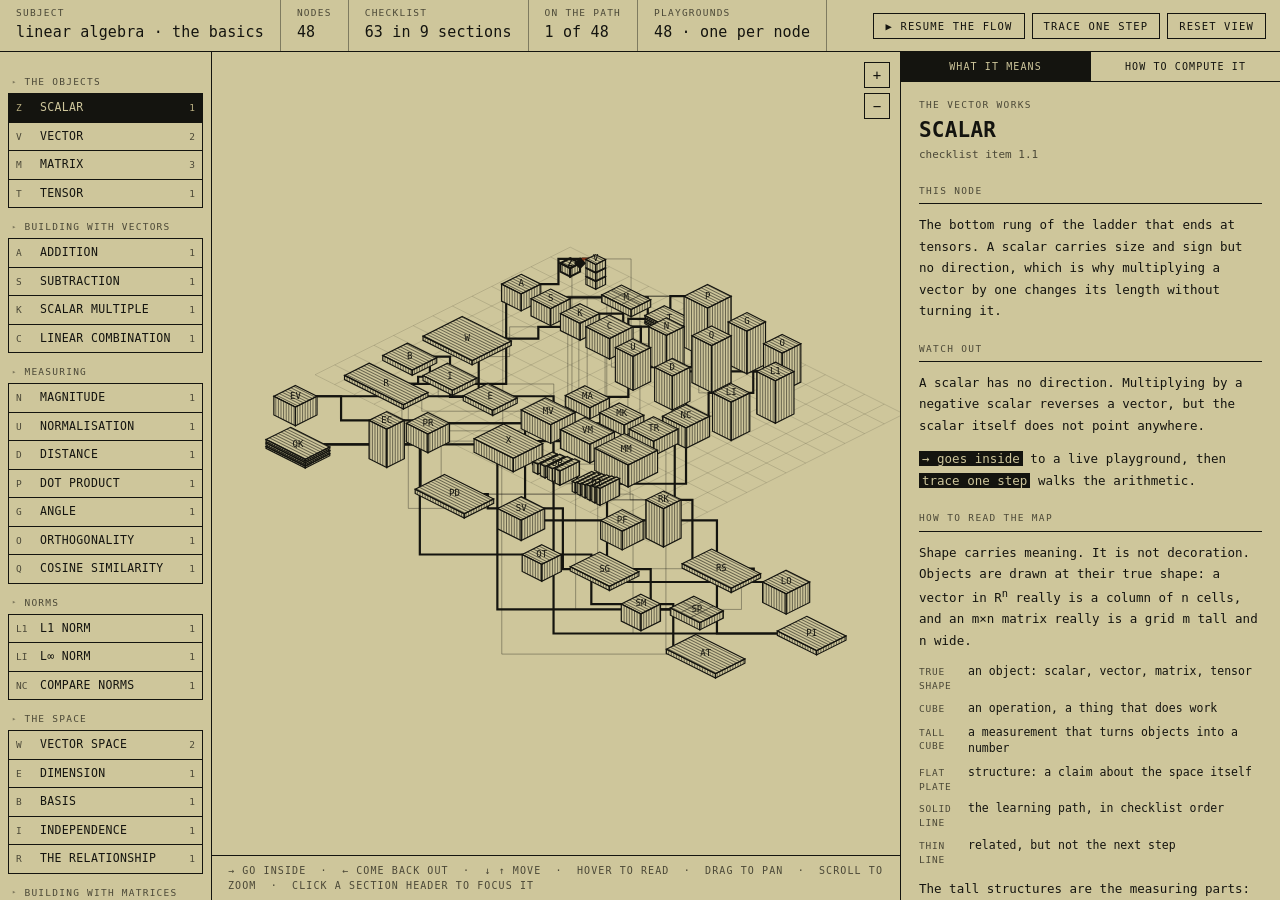
<file: index.html>
<!doctype html>
<html lang="en">
<head>
<meta charset="utf-8">
<meta name="viewport" content="width=device-width, initial-scale=1">
<title>The Vector Works · interactive linear algebra</title>
<link rel="icon" href="favicon.svg" type="image/svg+xml">
<link rel="stylesheet" href="styles.css">
</head>
<body>
<noscript>
  <div style="padding:20px 22px;border-bottom:1px solid #14140F;background:#C5BC8E;
              font-family:monospace;font-size:13px;line-height:1.7;color:#14140F">
    <strong>This map needs JavaScript.</strong> The playgrounds compute their
    arithmetic in the browser, so nothing is drawn without it. The written workshop
    notes cover the same 63 items and are entirely static:
    <a href="notes.html" style="color:#14140F">read the notes instead</a>.
  </div>
</noscript>
<div id="app">

  <!-- ---------------- stat bar ---------------- -->
  <div id="statbar">
    <div class="stat">
      <span class="k">SUBJECT</span>
      <span class="v">linear algebra · the basics</span>
    </div>
    <div class="stat">
      <span class="k">NODES</span>
      <span class="v" id="statNodes">48</span>
    </div>
    <div class="stat" data-optional>
      <span class="k">CHECKLIST</span>
      <span class="v" id="statItems">63 in 9 sections</span>
    </div>
    <div class="stat">
      <span class="k">ON THE PATH</span>
      <span class="v" id="statProgress">1 of 48</span>
    </div>
    <div class="stat" data-optional>
      <span class="k">PLAYGROUNDS</span>
      <span class="v" id="statPlay">48 · one per node</span>
    </div>
    <div id="controls">
      <button id="btn-flow" aria-pressed="false">▶ RESUME THE FLOW</button>
      <button id="btn-step">TRACE ONE STEP</button>
      <button id="btn-reset">RESET VIEW</button>
    </div>
  </div>

  <div id="main">

    <!-- ---------------- sidebar ---------------- -->
    <div id="sidebar"></div>

    <!-- ---------------- stage ---------------- -->
    <div id="stage">
      <!-- A canvas is a bitmap and exposes nothing to assistive technology, so the
           sidebar list is the accessible equivalent of this map. The fallback text
           inside the tag is shown if canvas is unavailable. -->
      <canvas id="atlas" role="img"
              aria-label="Isometric map of 48 linear algebra topics. Use the topic list in the sidebar to navigate.">
        An isometric map of 48 linear algebra topics. Your browser does not support
        canvas, but every topic is listed in the sidebar and described in the panel,
        and the written notes are available at <a href="notes.html">notes.html</a>.
      </canvas>
      <div id="zoom">
        <button id="zin" title="zoom in">+</button>
        <button id="zout" title="zoom out">−</button>
      </div>
      <div id="tip"></div>

      <div id="inside">
        <div id="inside-head">
          <span class="ik" id="inside-key">V</span>
          <span class="inm" id="inside-name">VECTOR</span>
          <span class="ifull" id="inside-full"></span>
          <span class="back" id="inside-back" style="cursor:pointer">← COME BACK OUT</span>
        </div>
        <div id="inside-body">
          <div id="widget-wrap"></div>
          <div id="readout"></div>
          <div id="steps"></div>
        </div>
      </div>

      <div id="hints">
        → GO INSIDE &nbsp;·&nbsp; ← COME BACK OUT &nbsp;·&nbsp; ↓ ↑ MOVE &nbsp;·&nbsp;
        HOVER TO READ &nbsp;·&nbsp; DRAG TO PAN &nbsp;·&nbsp; SCROLL TO ZOOM &nbsp;·&nbsp;
        CLICK A SECTION HEADER TO FOCUS IT
      </div>
    </div>

    <!-- ---------------- right panel ---------------- -->
    <div id="panel">
      <div id="tabs">
        <button data-tab="means" aria-selected="true">What it means</button>
        <button data-tab="compute" aria-selected="false">How to compute it</button>
      </div>
      <div id="panel-body">
        <div class="eyebrow">THE VECTOR WORKS</div>
        <h1 id="ptitle">SCALAR</h1>
        <div id="psub">checklist item 1.1</div>

        <div class="phead">THIS NODE</div><div class="rule"></div>
        <div id="panel-prose"></div>

        <div class="phead">HOW TO READ THE MAP</div><div class="rule"></div>
        <p class="ptext">Shape carries meaning. It is not decoration. Objects are drawn
        at their true shape: a vector in R<sup>n</sup> really is a column of n cells, and an
        m&times;n matrix really is a grid m tall and n wide.</p>
        <div class="legend">
          <div><span class="sw">TRUE SHAPE</span><span>an object: scalar, vector, matrix, tensor</span></div>
          <div><span class="sw">CUBE</span><span>an operation, a thing that does work</span></div>
          <div><span class="sw">TALL CUBE</span><span>a measurement that turns objects into a number</span></div>
          <div><span class="sw">FLAT PLATE</span><span>structure: a claim about the space itself</span></div>
          <div><span class="sw">SOLID LINE</span><span>the learning path, in checklist order</span></div>
          <div><span class="sw">THIN LINE</span><span>related, but not the next step</span></div>
        </div>
        <p class="ptext">The tall structures are the measuring parts: magnitude, dot
        product, angle, distance and cosine similarity are exactly the operations that
        collapse vectors into a single number.</p>
        <p class="ptext"><mark>▶ Resume the flow</mark> walks the learning path.
        <mark>Trace one step</mark> advances a single node, or a single line of arithmetic
        once you are inside one. Clicking a <mark>section header</mark> in the sidebar
        zooms the map to that group.</p>

        <div class="phead">NOTATION USED HERE</div><div class="rule"></div>
        <p class="ptext">Every short form on this map, spelled out.</p>
        <div class="legend notation">
          <div><span class="sw">R<sup>n</sup></span><span>all lists of n real numbers</span></div>
          <div><span class="sw">v&#8321;</span><span>the first component of the vector v</span></div>
          <div><span class="sw">&#8214;v&#8214;</span><span>the length, or norm, of v</span></div>
          <div><span class="sw">|k|</span><span>absolute value: the size of k, ignoring its sign</span></div>
          <div><span class="sw">u &middot; v</span><span>the dot product of u and v, a single number</span></div>
          <div><span class="sw">v&#770;</span><span>&ldquo;v hat&rdquo;, the unit vector along v, length exactly 1</span></div>
          <div><span class="sw">A&#7488;</span><span>A transposed: rows and columns swapped</span></div>
          <div><span class="sw">det A</span><span>the determinant of A, the area scale factor</span></div>
          <div><span class="sw">dim V</span><span>the dimension of V, the size of any basis</span></div>
          <div><span class="sw">rank</span><span>how many independent directions the output can reach</span></div>
          <div><span class="sw">nullity</span><span>how many independent directions get flattened to zero</span></div>
          <div><span class="sw">span</span><span>every point reachable by combining the given vectors</span></div>
          <div><span class="sw">proj</span><span>projection: the closest point in a smaller space</span></div>
          <div><span class="sw">&lambda;</span><span>lambda, an eigenvalue: the stretch along an eigenvector</span></div>
          <div><span class="sw">&sigma;</span><span>sigma, a singular value: a stretch factor in the SVD</span></div>
          <div><span class="sw">&Sigma;</span><span>capital sigma: a sum, or the diagonal matrix of singular values</span></div>
          <div><span class="sw">SVD</span><span>singular value decomposition</span></div>
          <div><span class="sw">PCA</span><span>principal component analysis; PC1 is its first direction</span></div>
          <div><span class="sw">RREF</span><span>reduced row echelon form</span></div>
          <div><span class="sw">LoRA</span><span>low-rank adaptation</span></div>
          <div><span class="sw">Q K V</span><span>query, key and value, in attention</span></div>
          <div><span class="sw">d_k</span><span>the width of one query or key; d_v is the width of one value</span></div>
          <div><span class="sw">softmax</span><span>soft maximum: turns scores into weights that sum to 1</span></div>
        </div>

        <div class="phead">THE WRITTEN NOTES</div><div class="rule"></div>
        <p class="ptext">This map follows a written checklist. The full workshop notes,
        all 63 items with worked examples and sources, are in
        <a href="notes.html">the companion notes</a>.</p>
      </div>
    </div>

  </div>
</div>

<script src="nodes.js"></script>
<script src="widgets.js"></script>
<script src="widgets-a.js"></script>
<script src="widgets-b.js"></script>
<script src="widgets-c.js"></script>
<script src="atlas.js"></script>
</body>
</html>
</file>
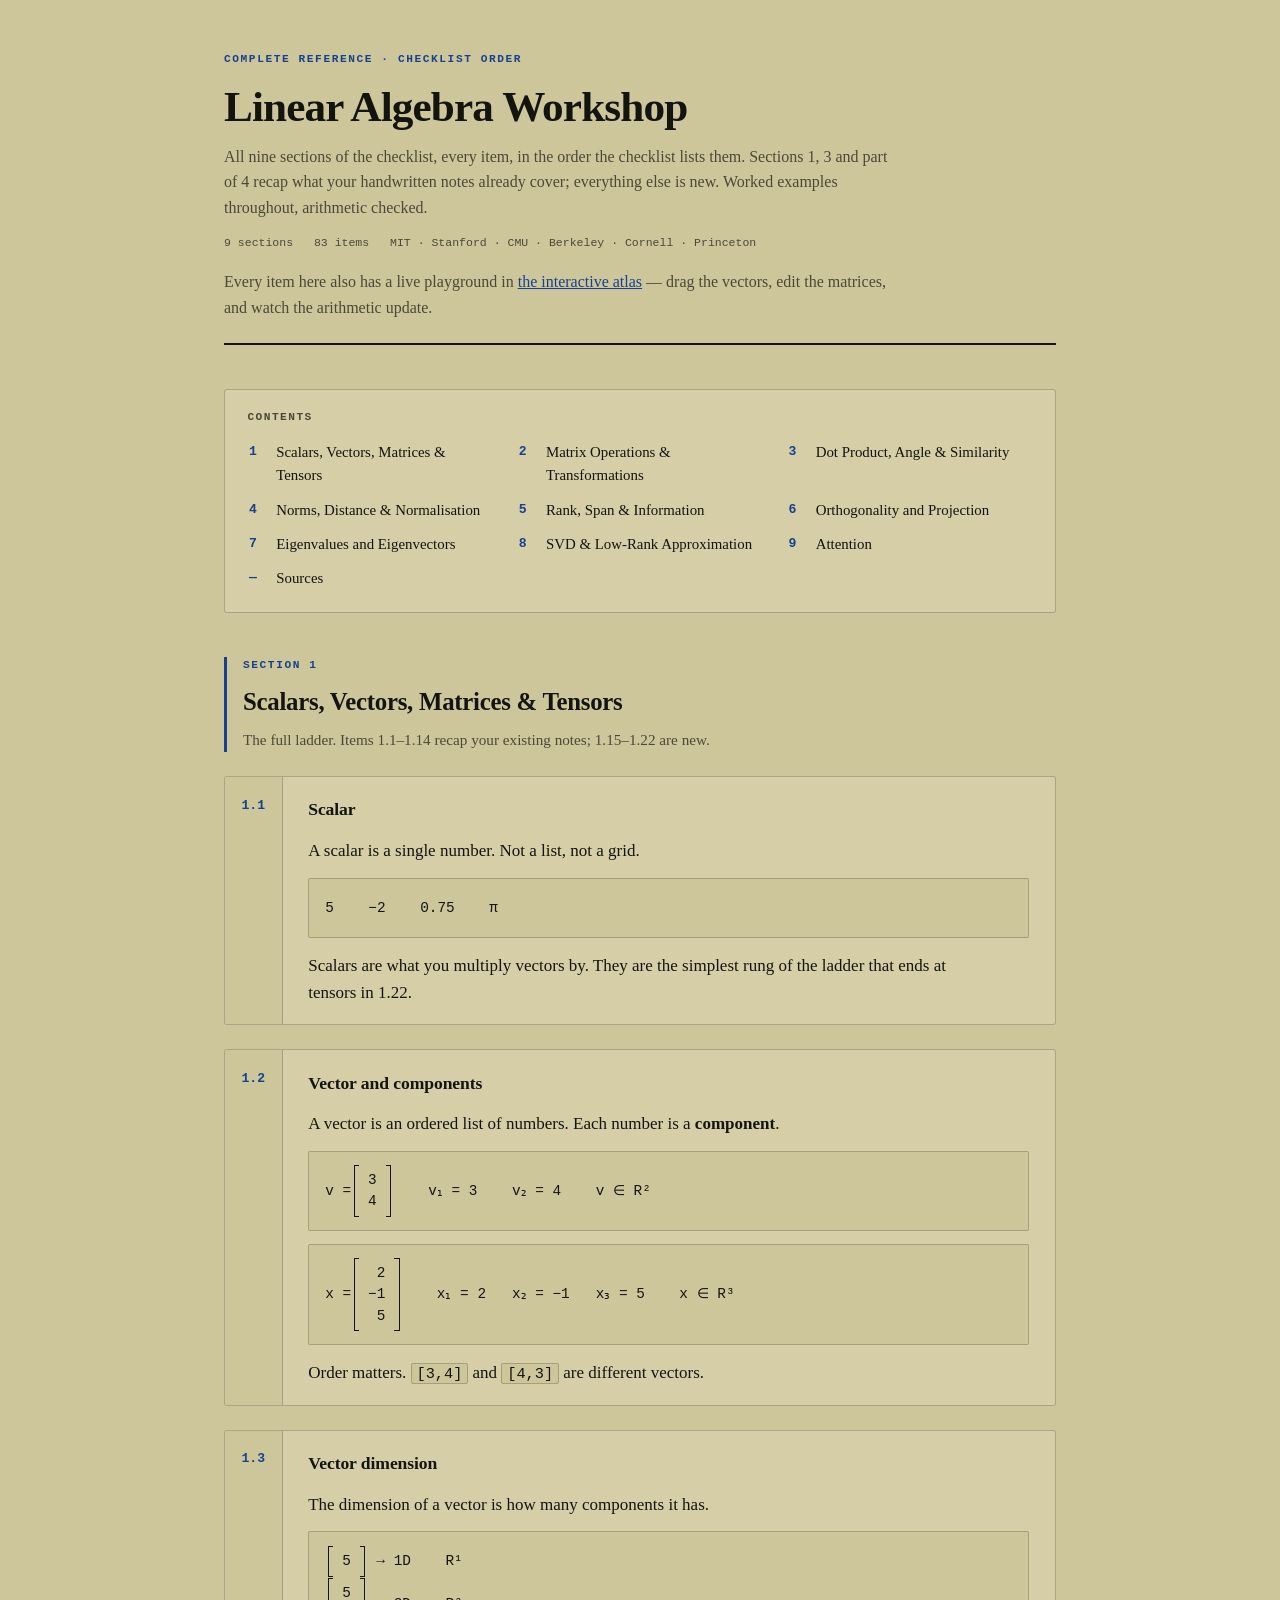
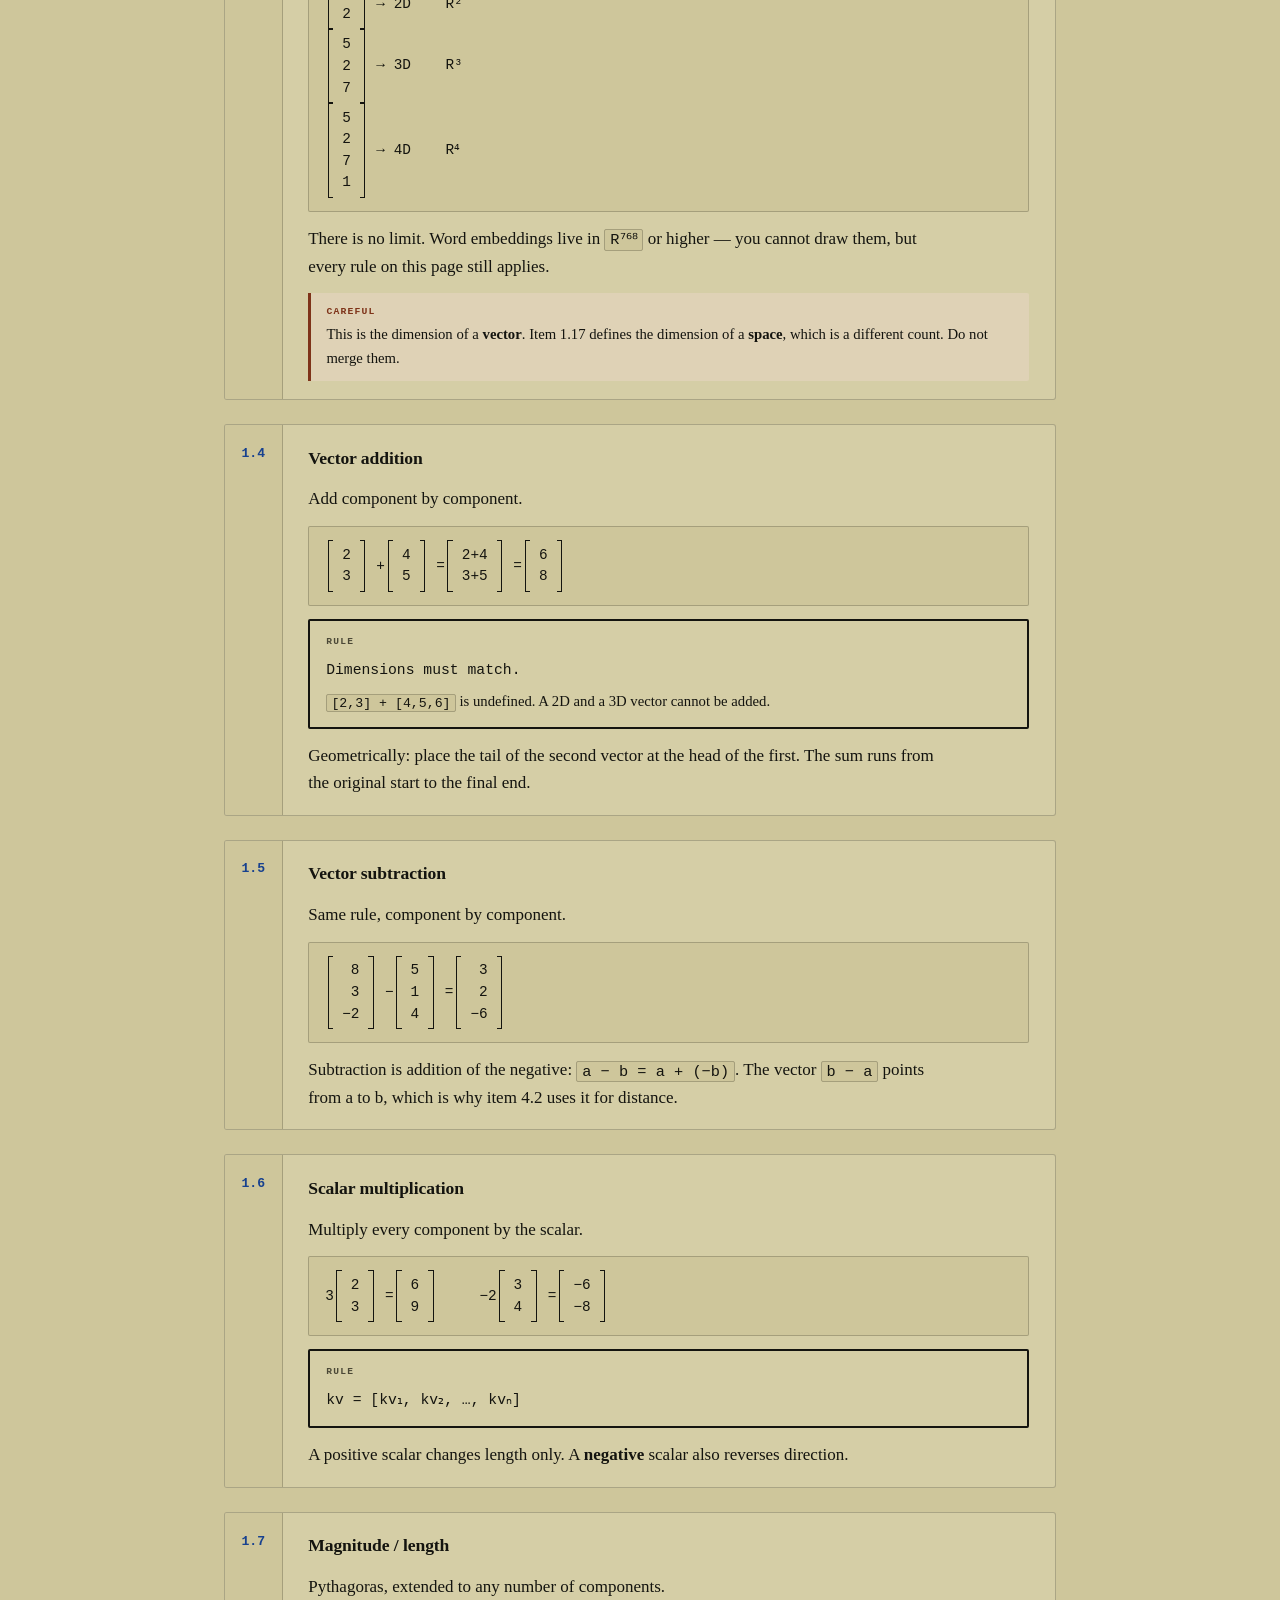
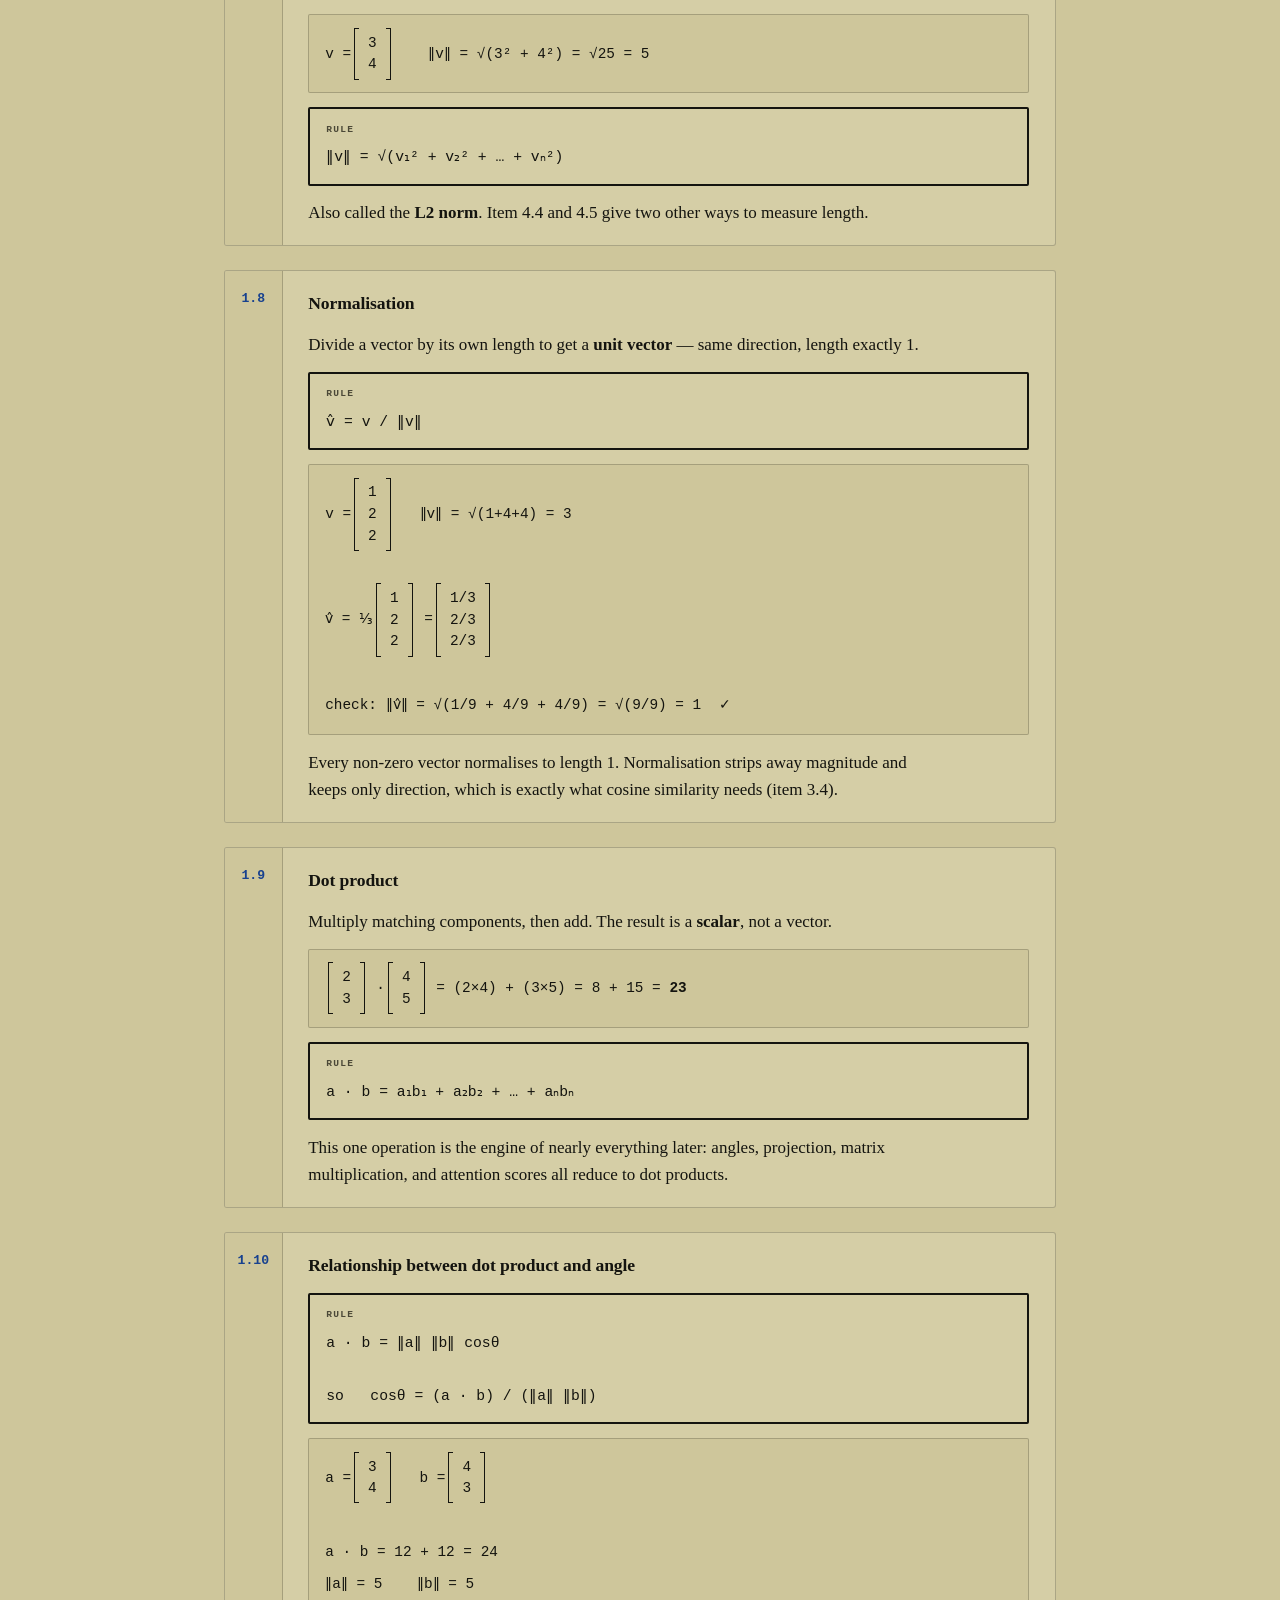
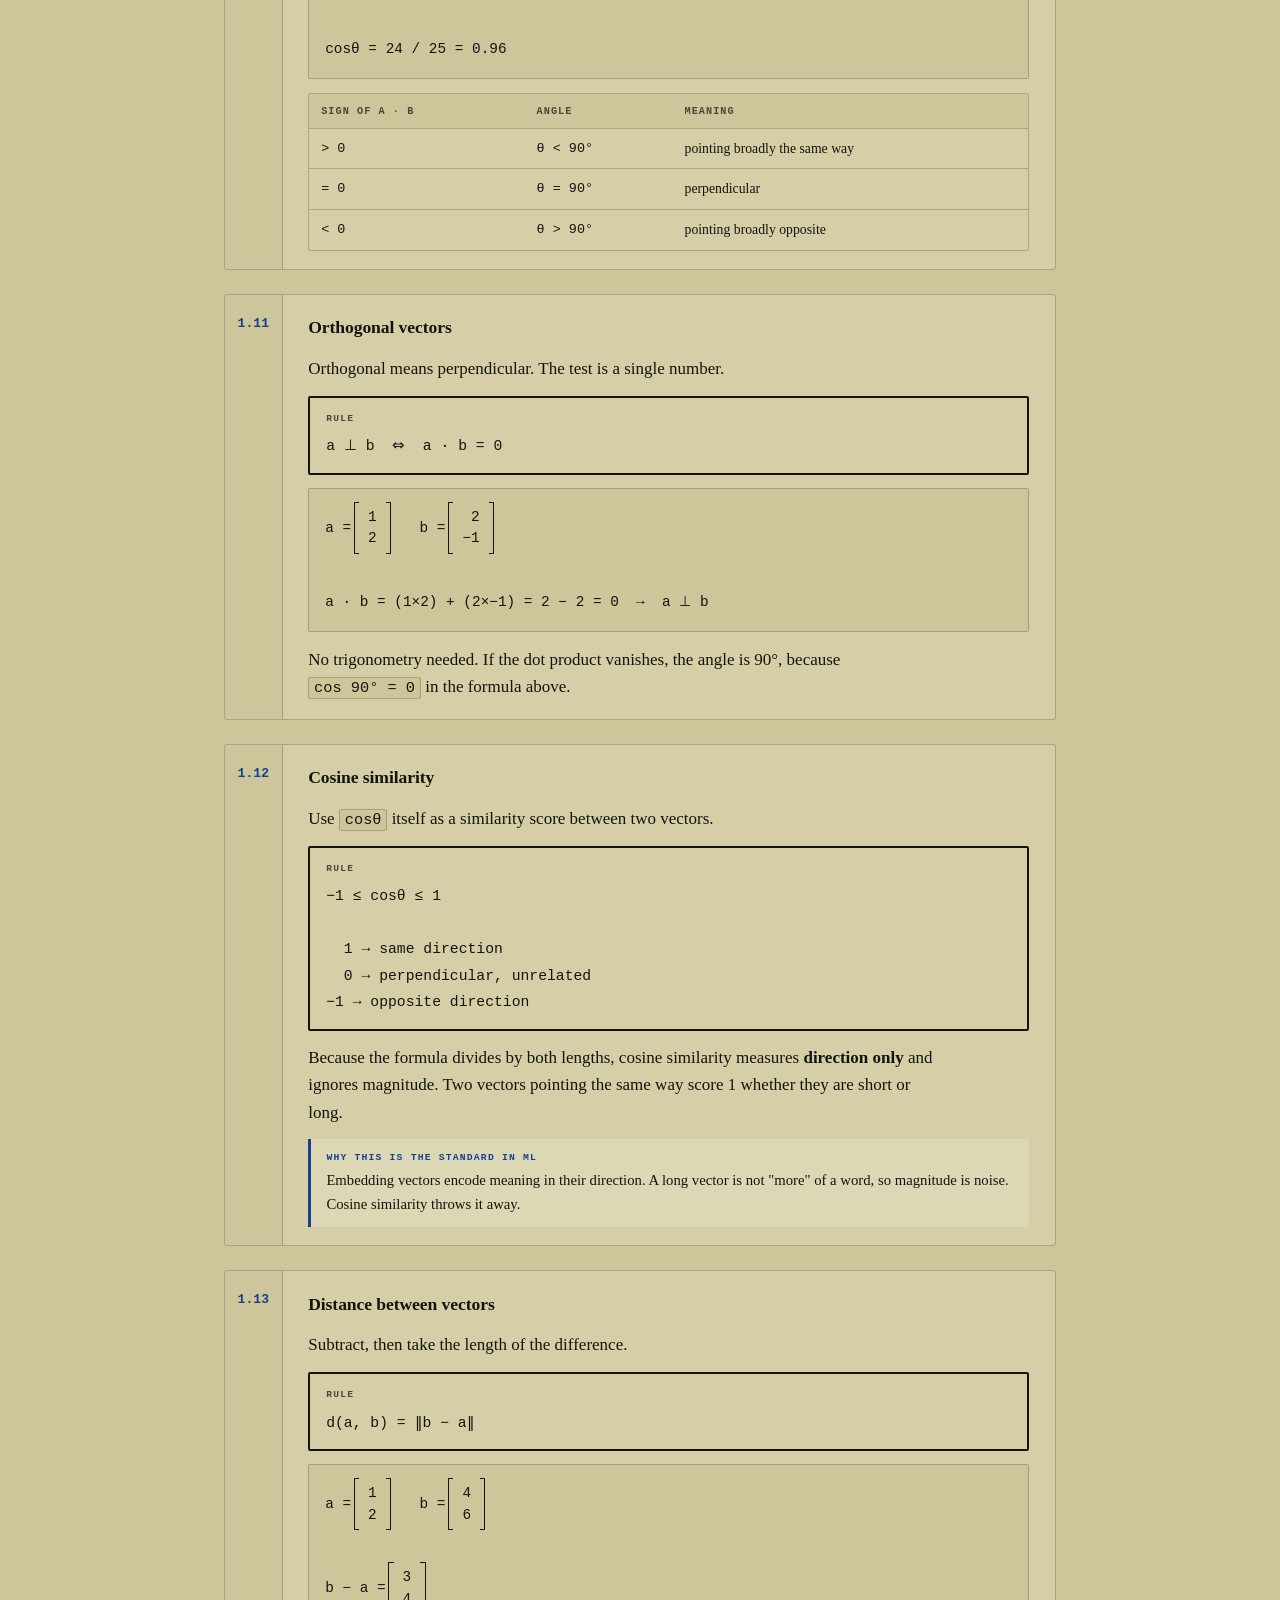
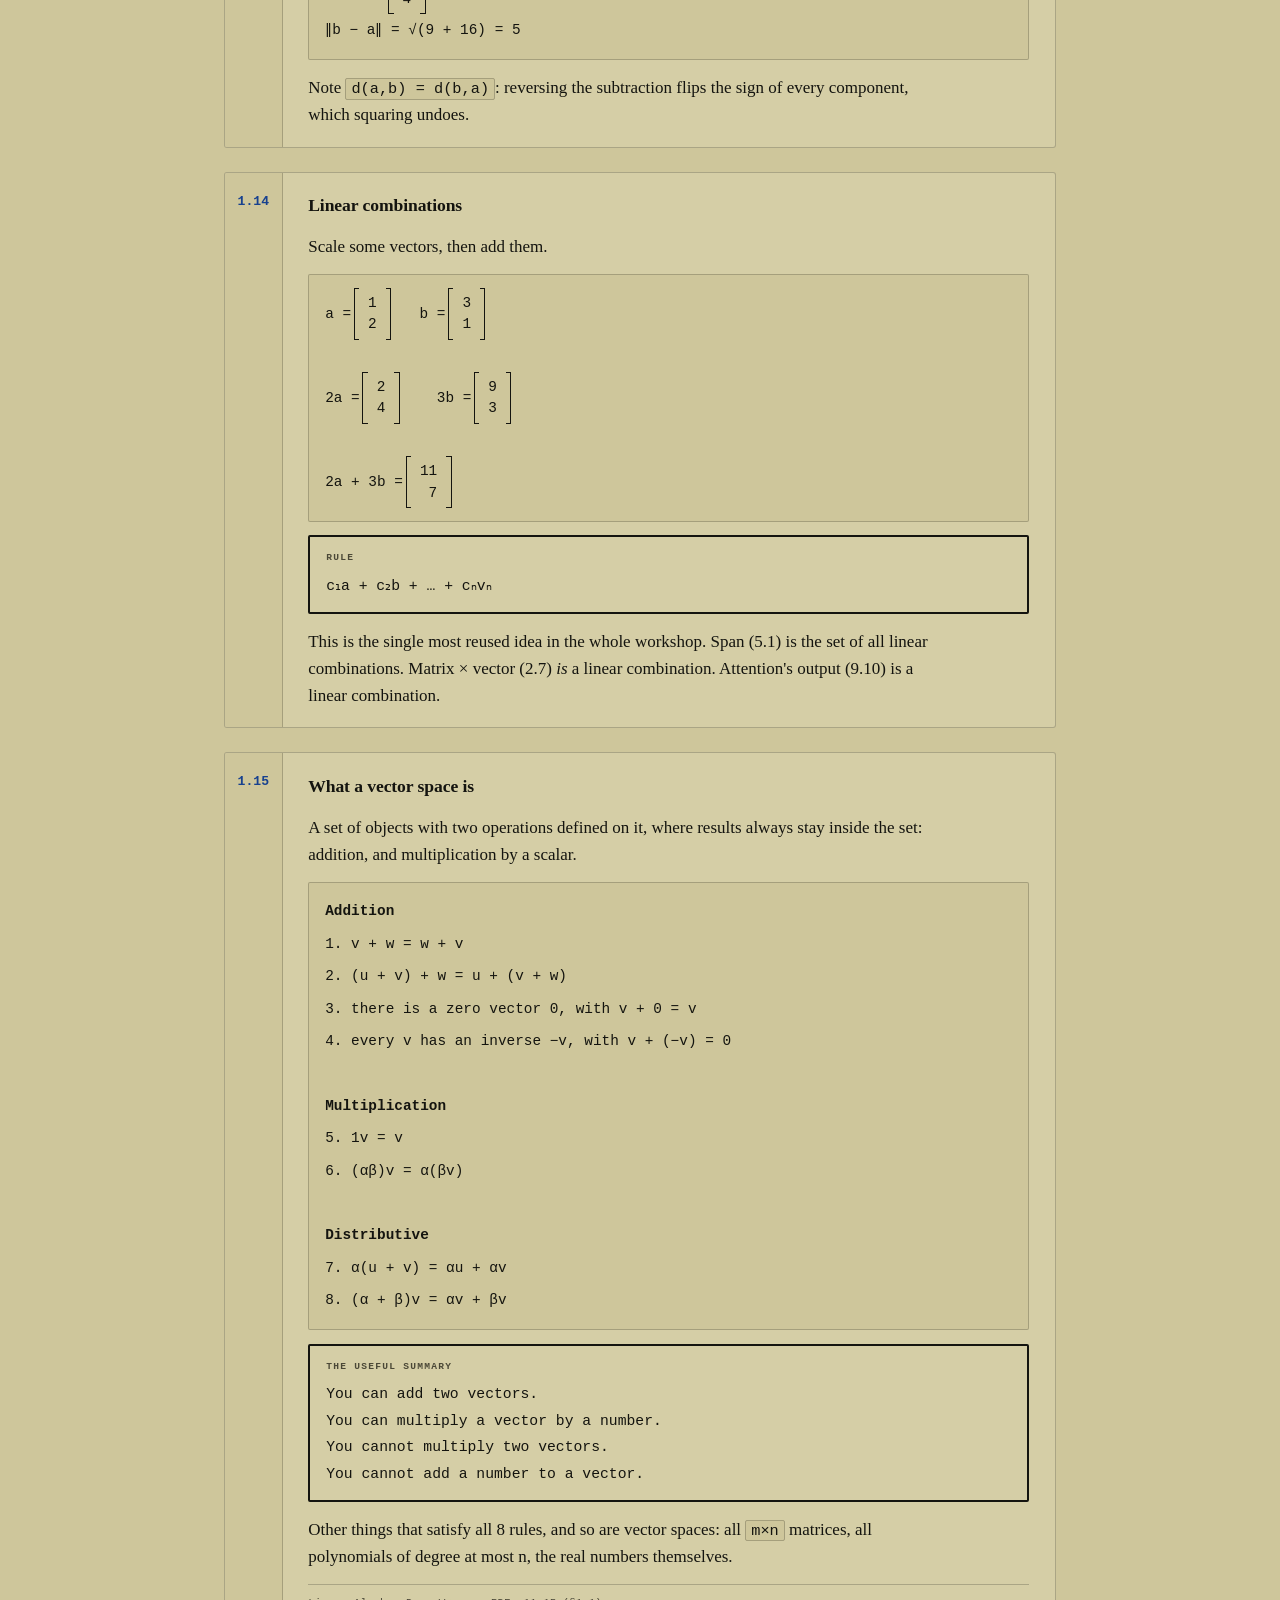
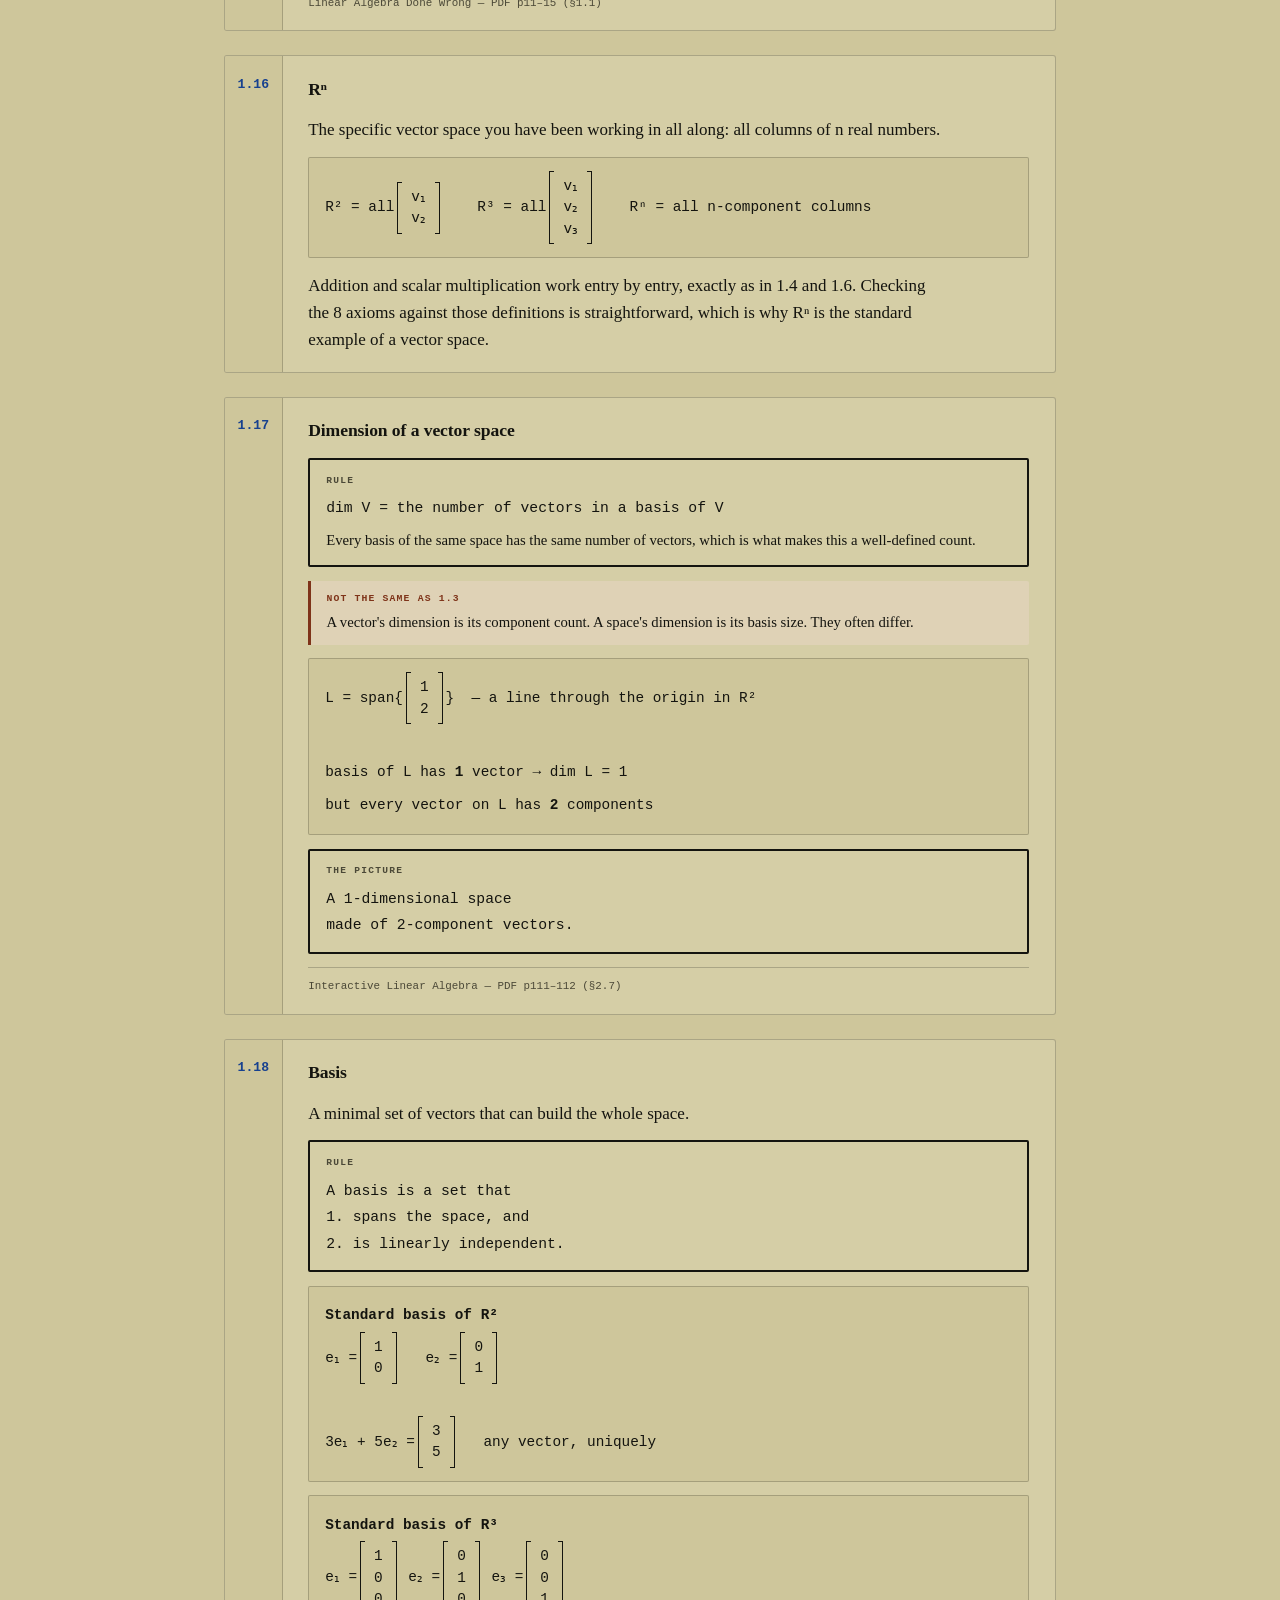
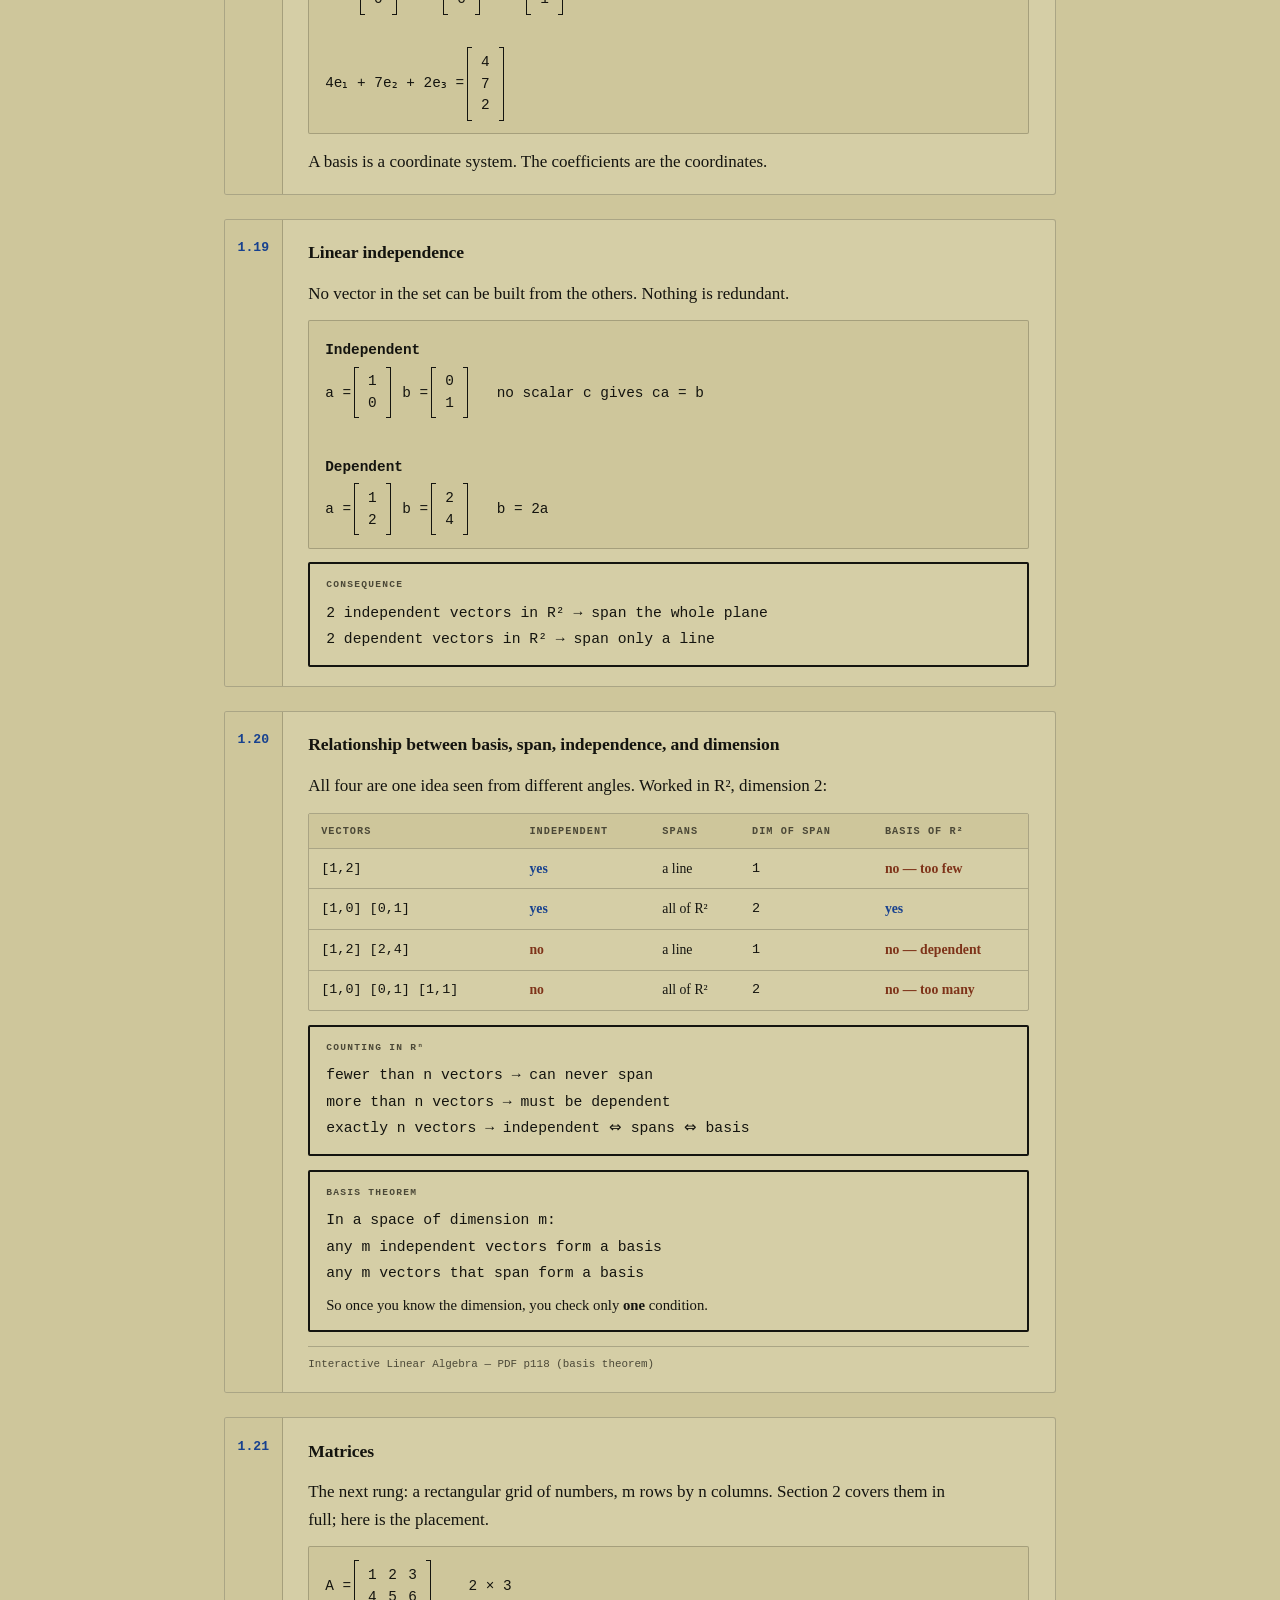
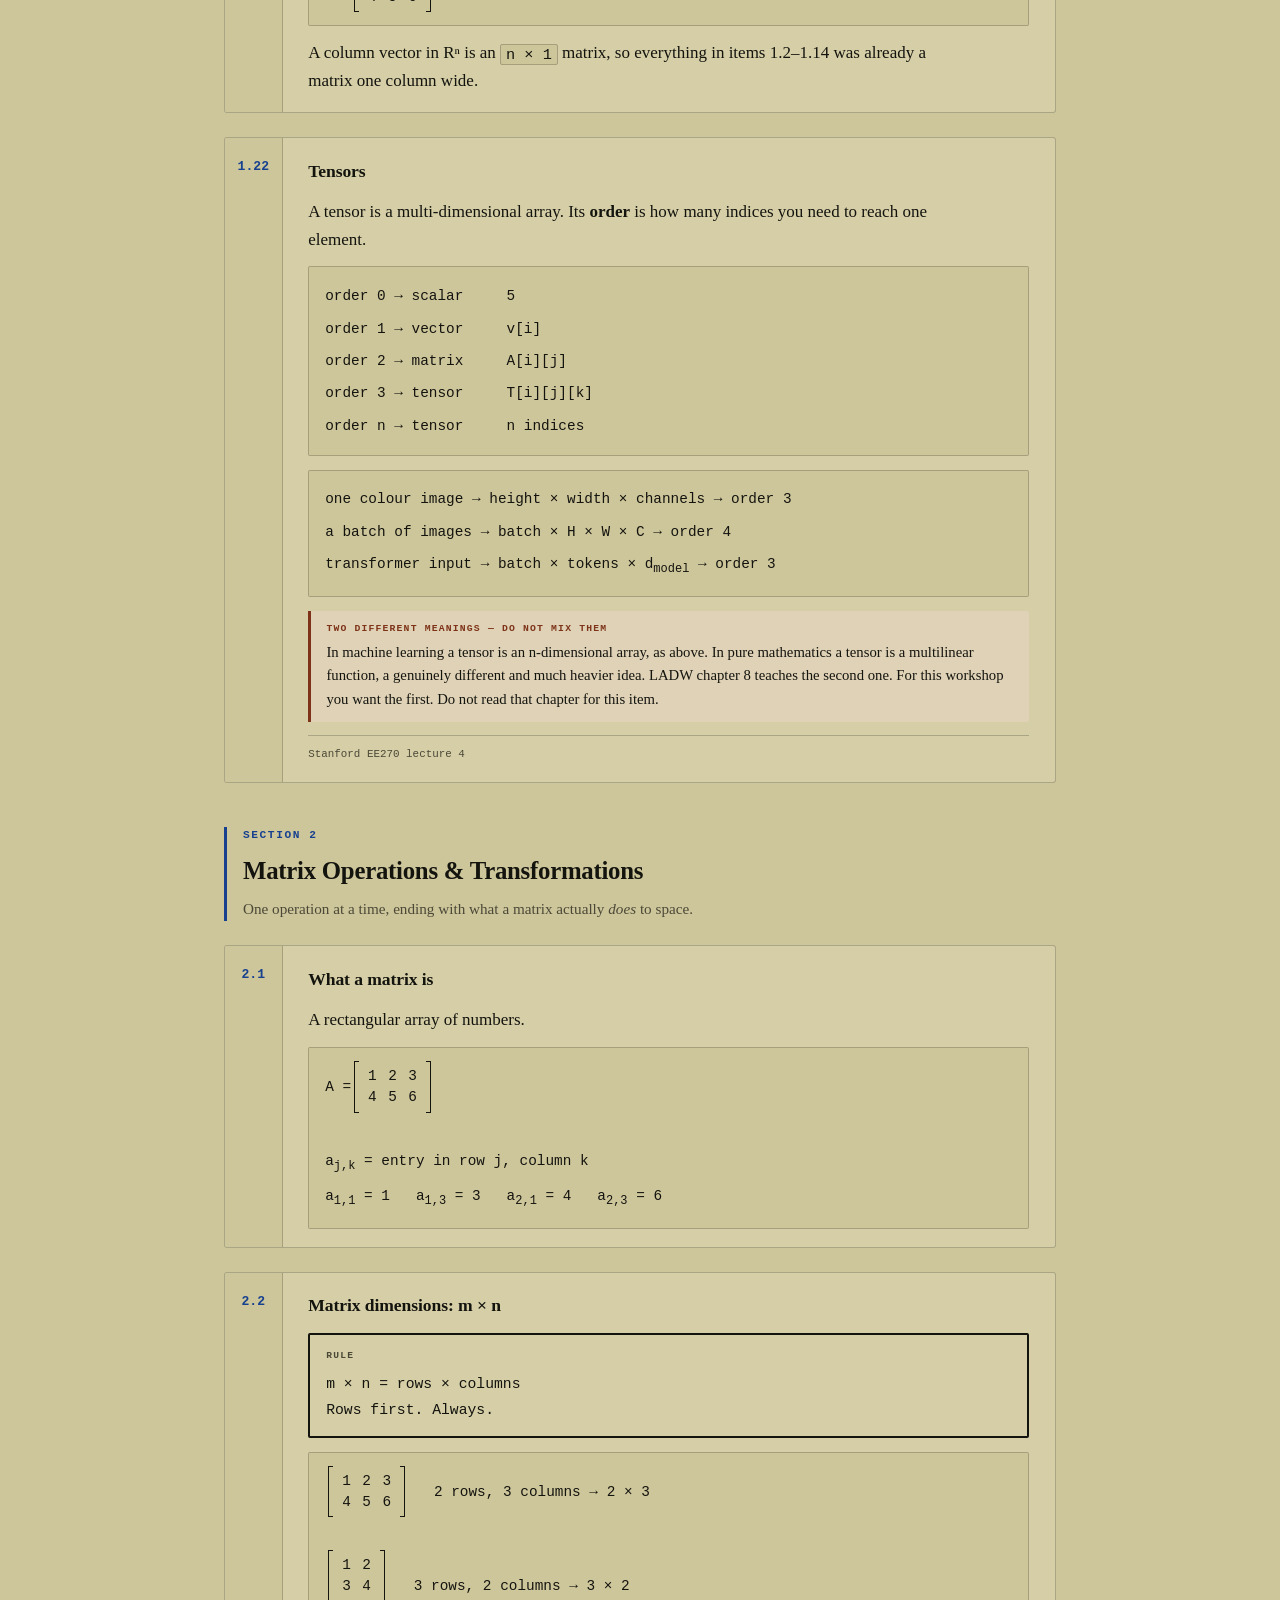
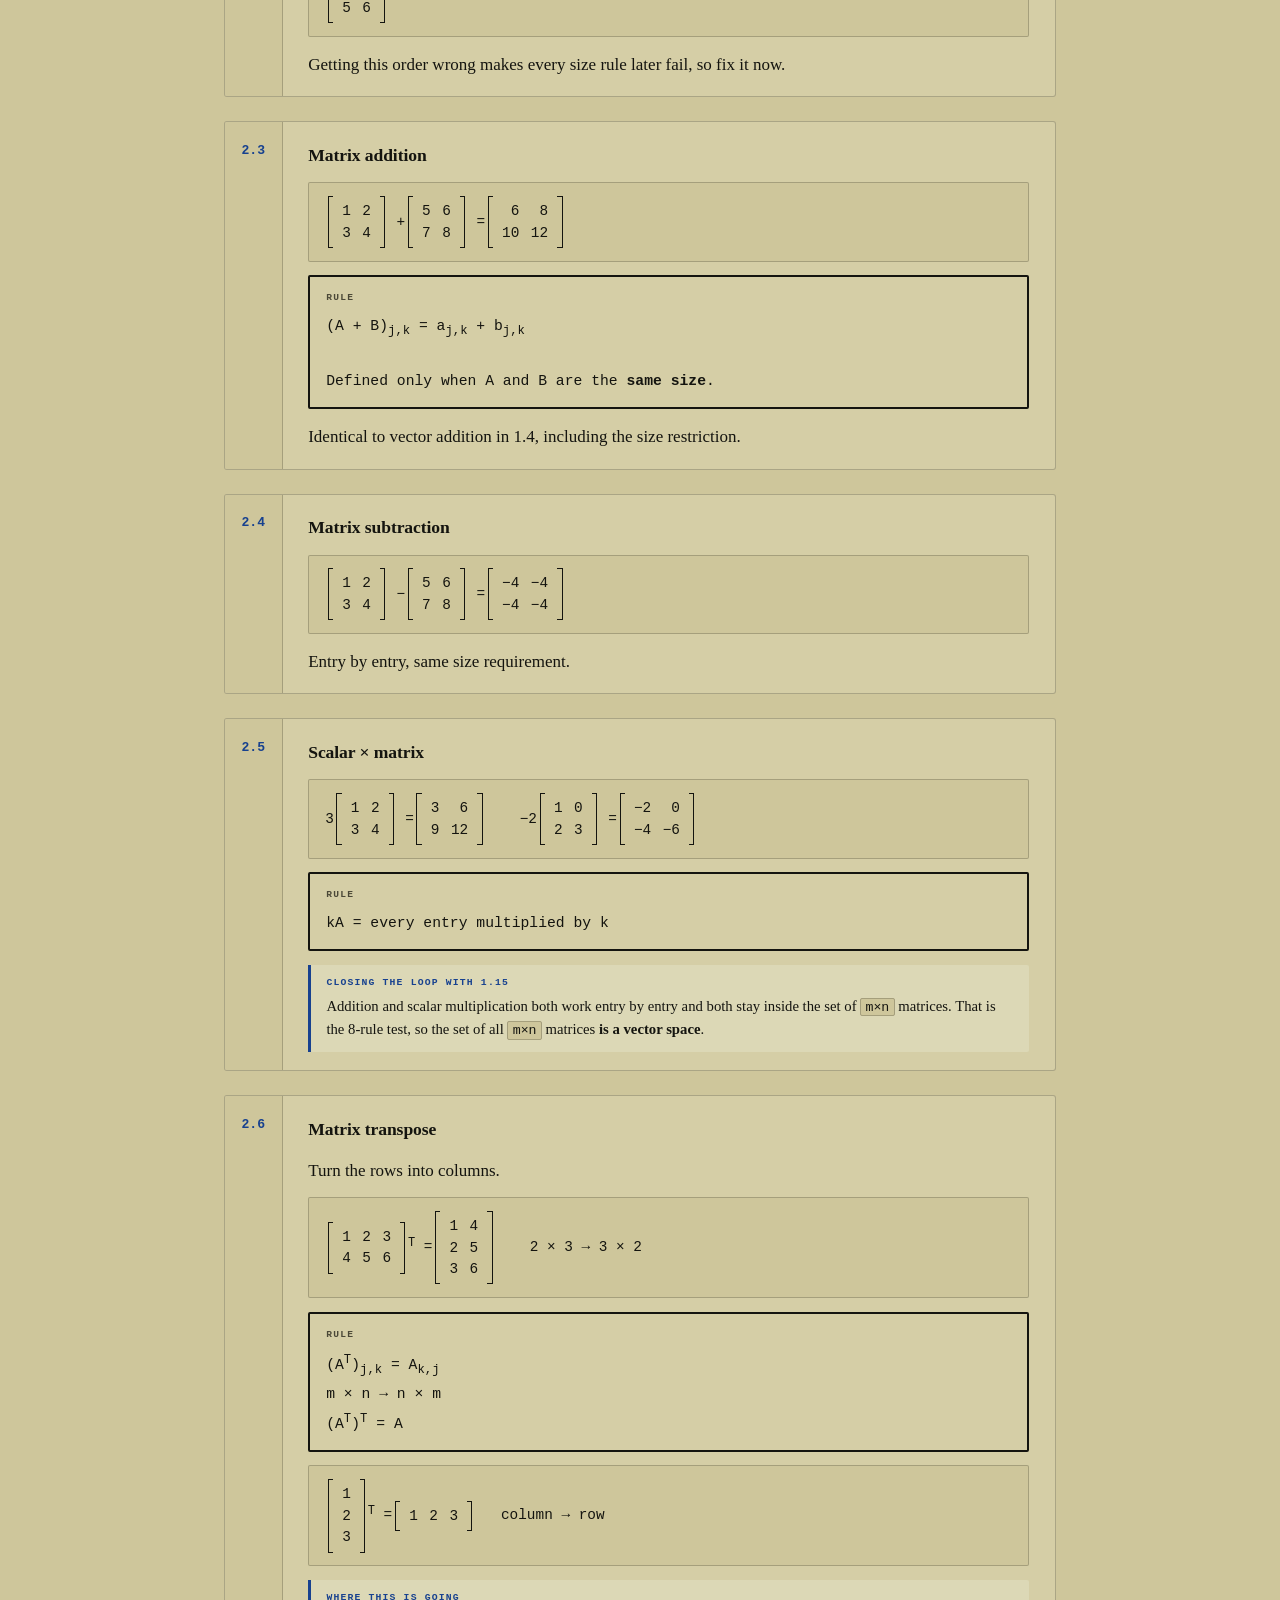
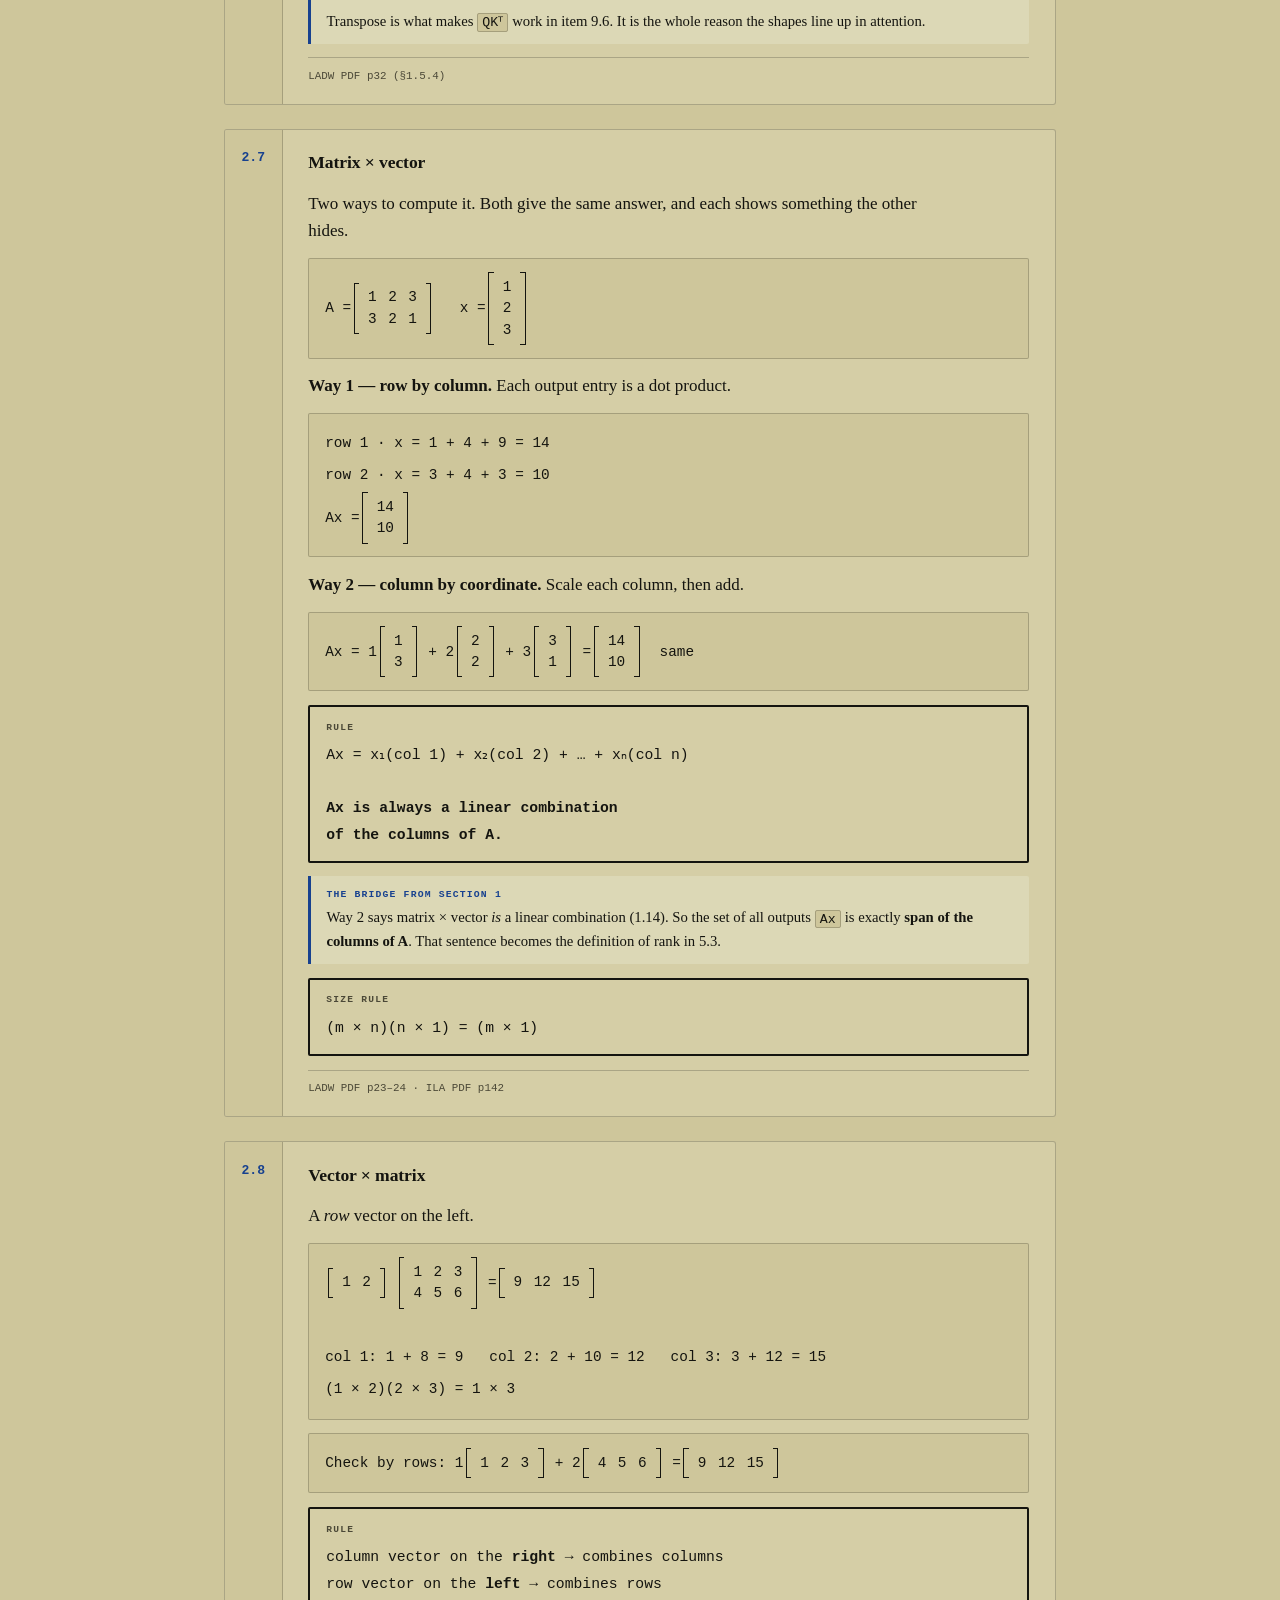
<file: notes.html>
<!doctype html>
<html lang="en">
<head>
<meta charset="utf-8">
<meta name="viewport" content="width=device-width, initial-scale=1">
<title>Linear Algebra Workshop &mdash; Complete Checklist</title>
<link rel="icon" href="favicon.svg" type="image/svg+xml">
<style>
/* Palette matched to the atlas so the two pages read as one site. Deliberately a
   single visual world with no dark variant: the atlas is a technical drawing whose
   olive ground is part of its identity, and switching between the two pages should
   not change the lighting. Every colour is painted explicitly, so the page holds
   whatever the host background is. */
:root{
  --paper:#CEC69B; --raise:#D5CEA6; --ink:#14140F; --ink-2:#3D3B2E;
  --mute:#4B4837; --line:rgba(20,20,15,.22); --line-2:rgba(20,20,15,.42);
  --blue:#17418F; --blue-soft:#DCD8B6; --red:#7E3319; --red-soft:#DFD2B6;
  --serif:"Charter","Iowan Old Style","Palatino Linotype",Palatino,Georgia,serif;
  --mono:ui-monospace,"SF Mono","Cascadia Mono","Segoe UI Mono",Consolas,monospace;
}
*{box-sizing:border-box}
html{scroll-behavior:smooth}
@media (prefers-reduced-motion:reduce){html{scroll-behavior:auto}*{animation:none!important;transition:none!important}}
body{
  background:var(--paper); color:var(--ink); font-family:var(--serif);
  font-size:17px; line-height:1.6; margin:0;
  padding:clamp(1.5rem,4vw,3.5rem) clamp(1rem,4vw,2rem);
  -webkit-text-size-adjust:100%;
}
.wrap{max-width:52rem;margin:0 auto;display:flex;flex-direction:column;gap:2.75rem}

.mast{display:flex;flex-direction:column;gap:.85rem;border-bottom:2px solid var(--ink);padding-bottom:1.4rem}
.eyebrow{font-family:var(--mono);font-size:.7rem;letter-spacing:.14em;text-transform:uppercase;color:var(--blue);font-weight:600}
h1{font-size:clamp(1.9rem,5vw,2.7rem);line-height:1.1;margin:0;font-weight:600;letter-spacing:-.02em;text-wrap:balance}
.dek{color:var(--mute);max-width:42rem;margin:0;font-size:1rem}
.meta{display:flex;flex-wrap:wrap;gap:.4rem 1.3rem;font-family:var(--mono);font-size:.72rem;color:var(--mute)}

/* contents */
.toc{border:1px solid var(--line);border-radius:3px;background:var(--raise);padding:1.2rem 1.4rem;
  display:flex;flex-direction:column;gap:.7rem}
.toc h2{margin:0;font-size:.7rem;font-family:var(--mono);letter-spacing:.13em;text-transform:uppercase;color:var(--mute);font-weight:600}
.toc ol{margin:0;padding:0;list-style:none;display:grid;grid-template-columns:repeat(auto-fit,minmax(15rem,1fr));gap:.35rem 1.5rem}
.toc a{color:var(--ink);text-decoration:none;font-size:.93rem;display:flex;gap:.6rem;padding:.15rem 0}
.toc a:hover{color:var(--blue)}
.toc .sn{font-family:var(--mono);color:var(--blue);font-weight:600;font-size:.82rem;min-width:1.1rem}

/* section */
.sec{display:flex;flex-direction:column;gap:1.5rem}
.sec-head{display:flex;flex-direction:column;gap:.4rem;border-left:3px solid var(--blue);padding-left:1rem;scroll-margin-top:1rem}
.sec-head .num{font-family:var(--mono);font-size:.7rem;letter-spacing:.14em;text-transform:uppercase;color:var(--blue);font-weight:600}
.sec-head h2{margin:0;font-size:1.55rem;font-weight:600;letter-spacing:-.01em}
.sec-head p{margin:0;color:var(--mute);font-size:.95rem;max-width:40rem}

/* item */
.item{background:var(--raise);border:1px solid var(--line);border-radius:3px;
  display:grid;grid-template-columns:3.6rem 1fr;overflow:hidden}
@media (max-width:620px){.item{grid-template-columns:1fr}}
.tag{border-right:1px solid var(--line);background:var(--paper);padding:1.1rem .4rem;
  display:flex;align-items:flex-start;justify-content:center}
@media (max-width:620px){.tag{border-right:0;border-bottom:1px solid var(--line);justify-content:flex-start;padding:.5rem 1.1rem}}
.tag span{font-family:var(--mono);font-size:.82rem;font-weight:600;color:var(--blue);font-variant-numeric:tabular-nums}
.body{padding:1.15rem clamp(1rem,3vw,1.6rem);display:flex;flex-direction:column;gap:.85rem;min-width:0}
.item h3{margin:0;font-size:1.1rem;font-weight:600;letter-spacing:-.005em}
.item p{margin:0}
.item>.body>p{max-width:40rem}

/* math */
.math{font-family:var(--mono);font-size:.9rem;line-height:2.05;overflow-x:auto;padding:.15rem 0}
.math.block{background:var(--paper);border:1px solid var(--line);border-radius:2px;padding:.8rem 1rem;line-height:2.25}
code{font-family:var(--mono);font-size:.9em;background:var(--paper);border:1px solid var(--line);border-radius:2px;padding:.05em .32em}
.item>.body>p code{white-space:nowrap}
.m{display:inline-grid;grid-auto-rows:auto;position:relative;padding:.3em .6em;margin:0 .18em;
  vertical-align:middle;grid-template-columns:repeat(var(--c,1),auto);line-height:1.42}
.m::before,.m::after{content:"";position:absolute;top:0;bottom:0;width:.3em;border:1.5px solid currentColor}
.m::before{left:0;border-right:0}
.m::after{right:0;border-left:0}
.m>span{padding:.04em .4em;text-align:right;font-variant-numeric:tabular-nums;white-space:nowrap}

/* rule box */
.rule{border:2px solid var(--ink);border-radius:2px;padding:.8rem 1rem;display:flex;flex-direction:column;gap:.45rem}
.rule .lab{font-family:var(--mono);font-size:.6rem;letter-spacing:.13em;text-transform:uppercase;color:var(--mute);font-weight:600}
.rule .stmt{font-family:var(--mono);font-size:.92rem;line-height:1.8}
.rule p{font-size:.92rem}

/* callouts */
.flag,.link{border-left:3px solid;padding:.65rem .95rem;display:flex;flex-direction:column;gap:.25rem;font-size:.92rem;border-radius:0 2px 2px 0}
.flag{border-color:var(--red);background:var(--red-soft)}
.link{border-color:var(--blue);background:var(--blue-soft)}
.flag .h,.link .h{font-family:var(--mono);font-size:.61rem;letter-spacing:.12em;text-transform:uppercase;font-weight:600}
.flag .h{color:var(--red)} .link .h{color:var(--blue)}
.flag p,.link p{margin:0}

.src{font-family:var(--mono);font-size:.68rem;color:var(--mute);border-top:1px solid var(--line);padding-top:.6rem}

/* tables */
.tw{overflow-x:auto;border:1px solid var(--line);border-radius:2px}
table{border-collapse:collapse;width:100%;font-size:.86rem;min-width:30rem}
th,td{text-align:left;padding:.55rem .75rem;border-bottom:1px solid var(--line);vertical-align:top}
th{font-family:var(--mono);font-size:.64rem;letter-spacing:.1em;text-transform:uppercase;color:var(--mute);font-weight:600;background:var(--paper)}
tr:last-child td{border-bottom:0}
td.mn{font-family:var(--mono);font-variant-numeric:tabular-nums;white-space:nowrap;font-size:.84rem}
.yes{color:var(--blue);font-weight:600} .no{color:var(--red);font-weight:600}

ul{margin:0;padding-left:1.1rem;display:flex;flex-direction:column;gap:.35rem}
li{padding-left:.1rem}
strong{font-weight:600}
a{color:var(--blue)}
.srclist{display:flex;flex-direction:column;gap:.7rem;font-size:.88rem}
.srclist div{display:flex;flex-direction:column;gap:.12rem}
.srclist .who{font-family:var(--mono);font-size:.64rem;letter-spacing:.1em;text-transform:uppercase;color:var(--blue);font-weight:600}
.srclist a{word-break:break-all;font-size:.78rem;font-family:var(--mono)}
:focus-visible{outline:2px solid var(--blue);outline-offset:2px}
</style>
</head>
<body>
<div class="wrap">

<header class="mast">
  <div class="eyebrow">Complete reference &middot; checklist order</div>
  <h1>Linear Algebra Workshop</h1>
  <p class="dek">All nine sections of the checklist, every item, in the order the checklist
  lists them. Sections 1, 3 and part of 4 recap what your handwritten notes already cover;
  everything else is new. Worked examples throughout, arithmetic checked.</p>
  <div class="meta">
    <span>9 sections</span><span>83 items</span>
    <span>MIT &middot; Stanford &middot; CMU &middot; Berkeley &middot; Cornell &middot; Princeton</span>
  </div>
  <p class="dek" style="margin-top:.2rem">Every item here also has a live playground in
  <a href="index.html">the interactive atlas</a> &mdash; drag the vectors, edit the
  matrices, and watch the arithmetic update.</p>
</header>

<nav class="toc">
  <h2>Contents</h2>
  <ol>
    <li><a href="#s1"><span class="sn">1</span> Scalars, Vectors, Matrices &amp; Tensors</a></li>
    <li><a href="#s2"><span class="sn">2</span> Matrix Operations &amp; Transformations</a></li>
    <li><a href="#s3"><span class="sn">3</span> Dot Product, Angle &amp; Similarity</a></li>
    <li><a href="#s4"><span class="sn">4</span> Norms, Distance &amp; Normalisation</a></li>
    <li><a href="#s5"><span class="sn">5</span> Rank, Span &amp; Information</a></li>
    <li><a href="#s6"><span class="sn">6</span> Orthogonality and Projection</a></li>
    <li><a href="#s7"><span class="sn">7</span> Eigenvalues and Eigenvectors</a></li>
    <li><a href="#s8"><span class="sn">8</span> SVD &amp; Low-Rank Approximation</a></li>
    <li><a href="#s9"><span class="sn">9</span> Attention</a></li>
    <li><a href="#sources"><span class="sn">&mdash;</span> Sources</a></li>
  </ol>
</nav>

<!-- ================= SECTION 1 ================= -->
<section class="sec">
  <div class="sec-head" id="s1">
    <div class="num">Section 1</div>
    <h2>Scalars, Vectors, Matrices &amp; Tensors</h2>
    <p>The full ladder. Items 1.1&ndash;1.14 recap your existing notes; 1.15&ndash;1.22 are new.</p>
  </div>

  <article class="item"><div class="tag"><span>1.1</span></div><div class="body">
    <h3>Scalar</h3>
    <p>A scalar is a single number. Not a list, not a grid.</p>
    <div class="math block">5 &nbsp;&nbsp; &minus;2 &nbsp;&nbsp; 0.75 &nbsp;&nbsp; &pi;</div>
    <p>Scalars are what you multiply vectors by. They are the simplest rung of the ladder
    that ends at tensors in 1.22.</p>
  </div></article>

  <article class="item"><div class="tag"><span>1.2</span></div><div class="body">
    <h3>Vector and components</h3>
    <p>A vector is an ordered list of numbers. Each number is a <strong>component</strong>.</p>
    <div class="math block">
      v =<span class="m" style="--c:1"><span>3</span><span>4</span></span>
      &nbsp;&nbsp; v&#8321; = 3 &nbsp;&nbsp; v&#8322; = 4 &nbsp;&nbsp; v &isin; R&sup2;
    </div>
    <div class="math block">
      x =<span class="m" style="--c:1"><span>2</span><span>&minus;1</span><span>5</span></span>
      &nbsp;&nbsp; x&#8321; = 2 &nbsp; x&#8322; = &minus;1 &nbsp; x&#8323; = 5 &nbsp;&nbsp; x &isin; R&sup3;
    </div>
    <p>Order matters. <code>[3,4]</code> and <code>[4,3]</code> are different vectors.</p>
  </div></article>

  <article class="item"><div class="tag"><span>1.3</span></div><div class="body">
    <h3>Vector dimension</h3>
    <p>The dimension of a vector is how many components it has.</p>
    <div class="math block">
      <span class="m" style="--c:1"><span>5</span></span> &rarr; 1D &nbsp;&nbsp; R&sup1;<br>
      <span class="m" style="--c:1"><span>5</span><span>2</span></span> &rarr; 2D &nbsp;&nbsp; R&sup2;<br>
      <span class="m" style="--c:1"><span>5</span><span>2</span><span>7</span></span> &rarr; 3D &nbsp;&nbsp; R&sup3;<br>
      <span class="m" style="--c:1"><span>5</span><span>2</span><span>7</span><span>1</span></span> &rarr; 4D &nbsp;&nbsp; R&#8308;
    </div>
    <p>There is no limit. Word embeddings live in <code>R&#8311;&#8310;&#8312;</code> or
    higher &mdash; you cannot draw them, but every rule on this page still applies.</p>
    <div class="flag"><span class="h">Careful</span>
      <p>This is the dimension of a <strong>vector</strong>. Item 1.17 defines the
      dimension of a <strong>space</strong>, which is a different count. Do not merge them.</p></div>
  </div></article>

  <article class="item"><div class="tag"><span>1.4</span></div><div class="body">
    <h3>Vector addition</h3>
    <p>Add component by component.</p>
    <div class="math block">
      <span class="m" style="--c:1"><span>2</span><span>3</span></span>
      +<span class="m" style="--c:1"><span>4</span><span>5</span></span>
      =<span class="m" style="--c:1"><span>2+4</span><span>3+5</span></span>
      =<span class="m" style="--c:1"><span>6</span><span>8</span></span>
    </div>
    <div class="rule"><span class="lab">Rule</span>
      <div class="stmt">Dimensions must match.</div>
      <p><code>[2,3] + [4,5,6]</code> is undefined. A 2D and a 3D vector cannot be added.</p></div>
    <p>Geometrically: place the tail of the second vector at the head of the first. The sum
    runs from the original start to the final end.</p>
  </div></article>

  <article class="item"><div class="tag"><span>1.5</span></div><div class="body">
    <h3>Vector subtraction</h3>
    <p>Same rule, component by component.</p>
    <div class="math block">
      <span class="m" style="--c:1"><span>8</span><span>3</span><span>&minus;2</span></span>
      &minus;<span class="m" style="--c:1"><span>5</span><span>1</span><span>4</span></span>
      =<span class="m" style="--c:1"><span>3</span><span>2</span><span>&minus;6</span></span>
    </div>
    <p>Subtraction is addition of the negative: <code>a &minus; b = a + (&minus;b)</code>.
    The vector <code>b &minus; a</code> points from a to b, which is why item 4.2 uses it
    for distance.</p>
  </div></article>

  <article class="item"><div class="tag"><span>1.6</span></div><div class="body">
    <h3>Scalar multiplication</h3>
    <p>Multiply every component by the scalar.</p>
    <div class="math block">
      3<span class="m" style="--c:1"><span>2</span><span>3</span></span>
      =<span class="m" style="--c:1"><span>6</span><span>9</span></span>
      &nbsp;&nbsp;&nbsp; &minus;2<span class="m" style="--c:1"><span>3</span><span>4</span></span>
      =<span class="m" style="--c:1"><span>&minus;6</span><span>&minus;8</span></span>
    </div>
    <div class="rule"><span class="lab">Rule</span>
      <div class="stmt">kv = [kv&#8321;, kv&#8322;, &hellip;, kv&#8345;]</div></div>
    <p>A positive scalar changes length only. A <strong>negative</strong> scalar also
    reverses direction.</p>
  </div></article>

  <article class="item"><div class="tag"><span>1.7</span></div><div class="body">
    <h3>Magnitude / length</h3>
    <p>Pythagoras, extended to any number of components.</p>
    <div class="math block">
      v =<span class="m" style="--c:1"><span>3</span><span>4</span></span>
      &nbsp;&nbsp; &#8214;v&#8214; = &radic;(3&sup2; + 4&sup2;) = &radic;25 = 5
    </div>
    <div class="rule"><span class="lab">Rule</span>
      <div class="stmt">&#8214;v&#8214; = &radic;(v&#8321;&sup2; + v&#8322;&sup2; + &hellip; + v&#8345;&sup2;)</div></div>
    <p>Also called the <strong>L2 norm</strong>. Item 4.4 and 4.5 give two other ways to
    measure length.</p>
  </div></article>

  <article class="item"><div class="tag"><span>1.8</span></div><div class="body">
    <h3>Normalisation</h3>
    <p>Divide a vector by its own length to get a <strong>unit vector</strong> &mdash; same
    direction, length exactly 1.</p>
    <div class="rule"><span class="lab">Rule</span>
      <div class="stmt">v&#770; = v / &#8214;v&#8214;</div></div>
    <div class="math block">
      v =<span class="m" style="--c:1"><span>1</span><span>2</span><span>2</span></span>
      &nbsp; &#8214;v&#8214; = &radic;(1+4+4) = 3<br><br>
      v&#770; = &#8531;<span class="m" style="--c:1"><span>1</span><span>2</span><span>2</span></span>
      =<span class="m" style="--c:1"><span>1/3</span><span>2/3</span><span>2/3</span></span><br><br>
      check: &#8214;v&#770;&#8214; = &radic;(1/9 + 4/9 + 4/9) = &radic;(9/9) = 1 &nbsp;&#10003;
    </div>
    <p>Every non-zero vector normalises to length 1. Normalisation strips away magnitude
    and keeps only direction, which is exactly what cosine similarity needs (item 3.4).</p>
  </div></article>

  <article class="item"><div class="tag"><span>1.9</span></div><div class="body">
    <h3>Dot product</h3>
    <p>Multiply matching components, then add. The result is a <strong>scalar</strong>, not
    a vector.</p>
    <div class="math block">
      <span class="m" style="--c:1"><span>2</span><span>3</span></span>
      &middot;<span class="m" style="--c:1"><span>4</span><span>5</span></span>
      = (2&times;4) + (3&times;5) = 8 + 15 = <strong>23</strong>
    </div>
    <div class="rule"><span class="lab">Rule</span>
      <div class="stmt">a &middot; b = a&#8321;b&#8321; + a&#8322;b&#8322; + &hellip; + a&#8345;b&#8345;</div></div>
    <p>This one operation is the engine of nearly everything later: angles, projection,
    matrix multiplication, and attention scores all reduce to dot products.</p>
  </div></article>

  <article class="item"><div class="tag"><span>1.10</span></div><div class="body">
    <h3>Relationship between dot product and angle</h3>
    <div class="rule"><span class="lab">Rule</span>
      <div class="stmt">a &middot; b = &#8214;a&#8214; &#8214;b&#8214; cos&theta;<br><br>
      so &nbsp; cos&theta; = (a &middot; b) / (&#8214;a&#8214; &#8214;b&#8214;)</div></div>
    <div class="math block">
      a =<span class="m" style="--c:1"><span>3</span><span>4</span></span>
      &nbsp; b =<span class="m" style="--c:1"><span>4</span><span>3</span></span><br><br>
      a &middot; b = 12 + 12 = 24<br>
      &#8214;a&#8214; = 5 &nbsp;&nbsp; &#8214;b&#8214; = 5<br><br>
      cos&theta; = 24 / 25 = 0.96
    </div>
    <div class="tw"><table>
      <thead><tr><th>Sign of a &middot; b</th><th>Angle</th><th>Meaning</th></tr></thead>
      <tbody>
        <tr><td class="mn">&gt; 0</td><td class="mn">&theta; &lt; 90&deg;</td><td>pointing broadly the same way</td></tr>
        <tr><td class="mn">= 0</td><td class="mn">&theta; = 90&deg;</td><td>perpendicular</td></tr>
        <tr><td class="mn">&lt; 0</td><td class="mn">&theta; &gt; 90&deg;</td><td>pointing broadly opposite</td></tr>
      </tbody></table></div>
  </div></article>

  <article class="item"><div class="tag"><span>1.11</span></div><div class="body">
    <h3>Orthogonal vectors</h3>
    <p>Orthogonal means perpendicular. The test is a single number.</p>
    <div class="rule"><span class="lab">Rule</span>
      <div class="stmt">a &perp; b &nbsp;&hArr;&nbsp; a &middot; b = 0</div></div>
    <div class="math block">
      a =<span class="m" style="--c:1"><span>1</span><span>2</span></span>
      &nbsp; b =<span class="m" style="--c:1"><span>2</span><span>&minus;1</span></span><br><br>
      a &middot; b = (1&times;2) + (2&times;&minus;1) = 2 &minus; 2 = 0 &nbsp;&rarr;&nbsp; a &perp; b
    </div>
    <p>No trigonometry needed. If the dot product vanishes, the angle is 90&deg;, because
    <code>cos 90&deg; = 0</code> in the formula above.</p>
  </div></article>

  <article class="item"><div class="tag"><span>1.12</span></div><div class="body">
    <h3>Cosine similarity</h3>
    <p>Use <code>cos&theta;</code> itself as a similarity score between two vectors.</p>
    <div class="rule"><span class="lab">Rule</span>
      <div class="stmt">&minus;1 &le; cos&theta; &le; 1<br><br>
      &nbsp;&nbsp;1 &rarr; same direction<br>
      &nbsp;&nbsp;0 &rarr; perpendicular, unrelated<br>
      &minus;1 &rarr; opposite direction</div></div>
    <p>Because the formula divides by both lengths, cosine similarity measures
    <strong>direction only</strong> and ignores magnitude. Two vectors pointing the same
    way score 1 whether they are short or long.</p>
    <div class="link"><span class="h">Why this is the standard in ML</span>
      <p>Embedding vectors encode meaning in their direction. A long vector is not "more"
      of a word, so magnitude is noise. Cosine similarity throws it away.</p></div>
  </div></article>

  <article class="item"><div class="tag"><span>1.13</span></div><div class="body">
    <h3>Distance between vectors</h3>
    <p>Subtract, then take the length of the difference.</p>
    <div class="rule"><span class="lab">Rule</span>
      <div class="stmt">d(a, b) = &#8214;b &minus; a&#8214;</div></div>
    <div class="math block">
      a =<span class="m" style="--c:1"><span>1</span><span>2</span></span>
      &nbsp; b =<span class="m" style="--c:1"><span>4</span><span>6</span></span><br><br>
      b &minus; a =<span class="m" style="--c:1"><span>3</span><span>4</span></span><br>
      &#8214;b &minus; a&#8214; = &radic;(9 + 16) = 5
    </div>
    <p>Note <code>d(a,b) = d(b,a)</code>: reversing the subtraction flips the sign of every
    component, which squaring undoes.</p>
  </div></article>

  <article class="item"><div class="tag"><span>1.14</span></div><div class="body">
    <h3>Linear combinations</h3>
    <p>Scale some vectors, then add them.</p>
    <div class="math block">
      a =<span class="m" style="--c:1"><span>1</span><span>2</span></span>
      &nbsp; b =<span class="m" style="--c:1"><span>3</span><span>1</span></span><br><br>
      2a =<span class="m" style="--c:1"><span>2</span><span>4</span></span>
      &nbsp;&nbsp; 3b =<span class="m" style="--c:1"><span>9</span><span>3</span></span><br><br>
      2a + 3b =<span class="m" style="--c:1"><span>11</span><span>7</span></span>
    </div>
    <div class="rule"><span class="lab">Rule</span>
      <div class="stmt">c&#8321;a + c&#8322;b + &hellip; + c&#8345;v&#8345;</div></div>
    <p>This is the single most reused idea in the whole workshop. Span (5.1) is the set of
    all linear combinations. Matrix &times; vector (2.7) <em>is</em> a linear combination.
    Attention's output (9.10) is a linear combination.</p>
  </div></article>

  <article class="item"><div class="tag"><span>1.15</span></div><div class="body">
    <h3>What a vector space is</h3>
    <p>A set of objects with two operations defined on it, where results always stay inside
    the set: addition, and multiplication by a scalar.</p>
    <div class="math block">
      <strong>Addition</strong><br>
      1. v + w = w + v<br>
      2. (u + v) + w = u + (v + w)<br>
      3. there is a zero vector 0, with v + 0 = v<br>
      4. every v has an inverse &minus;v, with v + (&minus;v) = 0<br><br>
      <strong>Multiplication</strong><br>
      5. 1v = v<br>
      6. (&alpha;&beta;)v = &alpha;(&beta;v)<br><br>
      <strong>Distributive</strong><br>
      7. &alpha;(u + v) = &alpha;u + &alpha;v<br>
      8. (&alpha; + &beta;)v = &alpha;v + &beta;v
    </div>
    <div class="rule"><span class="lab">The useful summary</span>
      <div class="stmt">You can add two vectors.<br>You can multiply a vector by a number.<br>
      You cannot multiply two vectors.<br>You cannot add a number to a vector.</div></div>
    <p>Other things that satisfy all 8 rules, and so are vector spaces: all
    <code>m&times;n</code> matrices, all polynomials of degree at most n, the real numbers
    themselves.</p>
    <div class="src">Linear Algebra Done Wrong &mdash; PDF p11&ndash;15 (&sect;1.1)</div>
  </div></article>

  <article class="item"><div class="tag"><span>1.16</span></div><div class="body">
    <h3>R&#8319;</h3>
    <p>The specific vector space you have been working in all along: all columns of n real
    numbers.</p>
    <div class="math block">
      R&sup2; = all<span class="m" style="--c:1"><span>v&#8321;</span><span>v&#8322;</span></span>
      &nbsp;&nbsp; R&sup3; = all<span class="m" style="--c:1"><span>v&#8321;</span><span>v&#8322;</span><span>v&#8323;</span></span>
      &nbsp;&nbsp; R&#8319; = all n-component columns
    </div>
    <p>Addition and scalar multiplication work entry by entry, exactly as in 1.4 and 1.6.
    Checking the 8 axioms against those definitions is straightforward, which is why
    R&#8319; is the standard example of a vector space.</p>
  </div></article>

  <article class="item"><div class="tag"><span>1.17</span></div><div class="body">
    <h3>Dimension of a vector space</h3>
    <div class="rule"><span class="lab">Rule</span>
      <div class="stmt">dim V = the number of vectors in a basis of V</div>
      <p>Every basis of the same space has the same number of vectors, which is what makes
      this a well-defined count.</p></div>
    <div class="flag"><span class="h">Not the same as 1.3</span>
      <p>A vector's dimension is its component count. A space's dimension is its basis
      size. They often differ.</p></div>
    <div class="math block">
      L = span&#123;<span class="m" style="--c:1"><span>1</span><span>2</span></span>&#125;
      &nbsp;&mdash; a line through the origin in R&sup2;<br><br>
      basis of L has <strong>1</strong> vector &rarr; dim L = 1<br>
      but every vector on L has <strong>2</strong> components
    </div>
    <div class="rule"><span class="lab">The picture</span>
      <div class="stmt">A 1-dimensional space<br>made of 2-component vectors.</div></div>
    <div class="src">Interactive Linear Algebra &mdash; PDF p111&ndash;112 (&sect;2.7)</div>
  </div></article>

  <article class="item"><div class="tag"><span>1.18</span></div><div class="body">
    <h3>Basis</h3>
    <p>A minimal set of vectors that can build the whole space.</p>
    <div class="rule"><span class="lab">Rule</span>
      <div class="stmt">A basis is a set that<br>1. spans the space, and<br>2. is linearly independent.</div></div>
    <div class="math block">
      <strong>Standard basis of R&sup2;</strong><br>
      e&#8321; =<span class="m" style="--c:1"><span>1</span><span>0</span></span>
      &nbsp; e&#8322; =<span class="m" style="--c:1"><span>0</span><span>1</span></span><br><br>
      3e&#8321; + 5e&#8322; =<span class="m" style="--c:1"><span>3</span><span>5</span></span>
      &nbsp; any vector, uniquely
    </div>
    <div class="math block">
      <strong>Standard basis of R&sup3;</strong><br>
      e&#8321; =<span class="m" style="--c:1"><span>1</span><span>0</span><span>0</span></span>
      e&#8322; =<span class="m" style="--c:1"><span>0</span><span>1</span><span>0</span></span>
      e&#8323; =<span class="m" style="--c:1"><span>0</span><span>0</span><span>1</span></span><br><br>
      4e&#8321; + 7e&#8322; + 2e&#8323; =<span class="m" style="--c:1"><span>4</span><span>7</span><span>2</span></span>
    </div>
    <p>A basis is a coordinate system. The coefficients are the coordinates.</p>
  </div></article>

  <article class="item"><div class="tag"><span>1.19</span></div><div class="body">
    <h3>Linear independence</h3>
    <p>No vector in the set can be built from the others. Nothing is redundant.</p>
    <div class="math block">
      <strong>Independent</strong><br>
      a =<span class="m" style="--c:1"><span>1</span><span>0</span></span>
      b =<span class="m" style="--c:1"><span>0</span><span>1</span></span>
      &nbsp; no scalar c gives ca = b<br><br>
      <strong>Dependent</strong><br>
      a =<span class="m" style="--c:1"><span>1</span><span>2</span></span>
      b =<span class="m" style="--c:1"><span>2</span><span>4</span></span>
      &nbsp; b = 2a
    </div>
    <div class="rule"><span class="lab">Consequence</span>
      <div class="stmt">2 independent vectors in R&sup2; &rarr; span the whole plane<br>
      2 dependent vectors in R&sup2; &rarr; span only a line</div></div>
  </div></article>

  <article class="item"><div class="tag"><span>1.20</span></div><div class="body">
    <h3>Relationship between basis, span, independence, and dimension</h3>
    <p>All four are one idea seen from different angles. Worked in R&sup2;, dimension 2:</p>
    <div class="tw"><table>
      <thead><tr><th>Vectors</th><th>Independent</th><th>Spans</th><th>dim of span</th><th>Basis of R&sup2;</th></tr></thead>
      <tbody>
        <tr><td class="mn">[1,2]</td><td class="yes">yes</td><td>a line</td><td class="mn">1</td><td class="no">no &mdash; too few</td></tr>
        <tr><td class="mn">[1,0] [0,1]</td><td class="yes">yes</td><td>all of R&sup2;</td><td class="mn">2</td><td class="yes">yes</td></tr>
        <tr><td class="mn">[1,2] [2,4]</td><td class="no">no</td><td>a line</td><td class="mn">1</td><td class="no">no &mdash; dependent</td></tr>
        <tr><td class="mn">[1,0] [0,1] [1,1]</td><td class="no">no</td><td>all of R&sup2;</td><td class="mn">2</td><td class="no">no &mdash; too many</td></tr>
      </tbody></table></div>
    <div class="rule"><span class="lab">Counting in R&#8319;</span>
      <div class="stmt">fewer than n vectors &rarr; can never span<br>
      more than n vectors &rarr; must be dependent<br>
      exactly n vectors &rarr; independent &hArr; spans &hArr; basis</div></div>
    <div class="rule"><span class="lab">Basis theorem</span>
      <div class="stmt">In a space of dimension m:<br>any m independent vectors form a basis<br>
      any m vectors that span form a basis</div>
      <p>So once you know the dimension, you check only <strong>one</strong> condition.</p></div>
    <div class="src">Interactive Linear Algebra &mdash; PDF p118 (basis theorem)</div>
  </div></article>

  <article class="item"><div class="tag"><span>1.21</span></div><div class="body">
    <h3>Matrices</h3>
    <p>The next rung: a rectangular grid of numbers, m rows by n columns. Section 2 covers
    them in full; here is the placement.</p>
    <div class="math block">
      A =<span class="m" style="--c:3"><span>1</span><span>2</span><span>3</span><span>4</span><span>5</span><span>6</span></span>
      &nbsp;&nbsp; 2 &times; 3
    </div>
    <p>A column vector in R&#8319; is an <code>n &times; 1</code> matrix, so everything in
    items 1.2&ndash;1.14 was already a matrix one column wide.</p>
  </div></article>

  <article class="item"><div class="tag"><span>1.22</span></div><div class="body">
    <h3>Tensors</h3>
    <p>A tensor is a multi-dimensional array. Its <strong>order</strong> is how many indices
    you need to reach one element.</p>
    <div class="math block">
      order 0 &rarr; scalar &nbsp;&nbsp;&nbsp; 5<br>
      order 1 &rarr; vector &nbsp;&nbsp;&nbsp; v[i]<br>
      order 2 &rarr; matrix &nbsp;&nbsp;&nbsp; A[i][j]<br>
      order 3 &rarr; tensor &nbsp;&nbsp;&nbsp; T[i][j][k]<br>
      order n &rarr; tensor &nbsp;&nbsp;&nbsp; n indices
    </div>
    <div class="math block">
      one colour image &rarr; height &times; width &times; channels &rarr; order 3<br>
      a batch of images &rarr; batch &times; H &times; W &times; C &rarr; order 4<br>
      transformer input &rarr; batch &times; tokens &times; d<sub>model</sub> &rarr; order 3
    </div>
    <div class="flag"><span class="h">Two different meanings &mdash; do not mix them</span>
      <p>In machine learning a tensor is an n-dimensional array, as above. In pure
      mathematics a tensor is a multilinear function, a genuinely different and much
      heavier idea. LADW chapter 8 teaches the second one. For this workshop you want the
      first. Do not read that chapter for this item.</p></div>
    <div class="src">Stanford EE270 lecture 4</div>
  </div></article>
</section>

<!-- ================= SECTION 2 ================= -->
<section class="sec">
  <div class="sec-head" id="s2">
    <div class="num">Section 2</div>
    <h2>Matrix Operations &amp; Transformations</h2>
    <p>One operation at a time, ending with what a matrix actually <em>does</em> to space.</p>
  </div>

  <article class="item"><div class="tag"><span>2.1</span></div><div class="body">
    <h3>What a matrix is</h3>
    <p>A rectangular array of numbers.</p>
    <div class="math block">
      A =<span class="m" style="--c:3"><span>1</span><span>2</span><span>3</span><span>4</span><span>5</span><span>6</span></span><br><br>
      a<sub>j,k</sub> = entry in row j, column k<br>
      a<sub>1,1</sub> = 1 &nbsp; a<sub>1,3</sub> = 3 &nbsp; a<sub>2,1</sub> = 4 &nbsp; a<sub>2,3</sub> = 6
    </div>
  </div></article>

  <article class="item"><div class="tag"><span>2.2</span></div><div class="body">
    <h3>Matrix dimensions: m &times; n</h3>
    <div class="rule"><span class="lab">Rule</span>
      <div class="stmt">m &times; n = rows &times; columns<br>Rows first. Always.</div></div>
    <div class="math block">
      <span class="m" style="--c:3"><span>1</span><span>2</span><span>3</span><span>4</span><span>5</span><span>6</span></span>
      &nbsp; 2 rows, 3 columns &rarr; 2 &times; 3<br><br>
      <span class="m" style="--c:2"><span>1</span><span>2</span><span>3</span><span>4</span><span>5</span><span>6</span></span>
      &nbsp; 3 rows, 2 columns &rarr; 3 &times; 2
    </div>
    <p>Getting this order wrong makes every size rule later fail, so fix it now.</p>
  </div></article>

  <article class="item"><div class="tag"><span>2.3</span></div><div class="body">
    <h3>Matrix addition</h3>
    <div class="math block">
      <span class="m" style="--c:2"><span>1</span><span>2</span><span>3</span><span>4</span></span>
      +<span class="m" style="--c:2"><span>5</span><span>6</span><span>7</span><span>8</span></span>
      =<span class="m" style="--c:2"><span>6</span><span>8</span><span>10</span><span>12</span></span>
    </div>
    <div class="rule"><span class="lab">Rule</span>
      <div class="stmt">(A + B)<sub>j,k</sub> = a<sub>j,k</sub> + b<sub>j,k</sub><br><br>
      Defined only when A and B are the <strong>same size</strong>.</div></div>
    <p>Identical to vector addition in 1.4, including the size restriction.</p>
  </div></article>

  <article class="item"><div class="tag"><span>2.4</span></div><div class="body">
    <h3>Matrix subtraction</h3>
    <div class="math block">
      <span class="m" style="--c:2"><span>1</span><span>2</span><span>3</span><span>4</span></span>
      &minus;<span class="m" style="--c:2"><span>5</span><span>6</span><span>7</span><span>8</span></span>
      =<span class="m" style="--c:2"><span>&minus;4</span><span>&minus;4</span><span>&minus;4</span><span>&minus;4</span></span>
    </div>
    <p>Entry by entry, same size requirement.</p>
  </div></article>

  <article class="item"><div class="tag"><span>2.5</span></div><div class="body">
    <h3>Scalar &times; matrix</h3>
    <div class="math block">
      3<span class="m" style="--c:2"><span>1</span><span>2</span><span>3</span><span>4</span></span>
      =<span class="m" style="--c:2"><span>3</span><span>6</span><span>9</span><span>12</span></span>
      &nbsp;&nbsp; &minus;2<span class="m" style="--c:2"><span>1</span><span>0</span><span>2</span><span>3</span></span>
      =<span class="m" style="--c:2"><span>&minus;2</span><span>0</span><span>&minus;4</span><span>&minus;6</span></span>
    </div>
    <div class="rule"><span class="lab">Rule</span>
      <div class="stmt">kA = every entry multiplied by k</div></div>
    <div class="link"><span class="h">Closing the loop with 1.15</span>
      <p>Addition and scalar multiplication both work entry by entry and both stay inside
      the set of <code>m&times;n</code> matrices. That is the 8-rule test, so the set of all
      <code>m&times;n</code> matrices <strong>is a vector space</strong>.</p></div>
  </div></article>

  <article class="item"><div class="tag"><span>2.6</span></div><div class="body">
    <h3>Matrix transpose</h3>
    <p>Turn the rows into columns.</p>
    <div class="math block">
      <span class="m" style="--c:3"><span>1</span><span>2</span><span>3</span><span>4</span><span>5</span><span>6</span></span><sup>T</sup>
      =<span class="m" style="--c:2"><span>1</span><span>4</span><span>2</span><span>5</span><span>3</span><span>6</span></span>
      &nbsp;&nbsp; 2 &times; 3 &rarr; 3 &times; 2
    </div>
    <div class="rule"><span class="lab">Rule</span>
      <div class="stmt">(A<sup>T</sup>)<sub>j,k</sub> = A<sub>k,j</sub><br>
      m &times; n &rarr; n &times; m<br>(A<sup>T</sup>)<sup>T</sup> = A</div></div>
    <div class="math block">
      <span class="m" style="--c:1"><span>1</span><span>2</span><span>3</span></span><sup>T</sup>
      =<span class="m" style="--c:3"><span>1</span><span>2</span><span>3</span></span>
      &nbsp; column &rarr; row
    </div>
    <div class="link"><span class="h">Where this is going</span>
      <p>Transpose is what makes <code>QK&#7488;</code> work in item 9.6. It is the whole
      reason the shapes line up in attention.</p></div>
    <div class="src">LADW PDF p32 (&sect;1.5.4)</div>
  </div></article>

  <article class="item"><div class="tag"><span>2.7</span></div><div class="body">
    <h3>Matrix &times; vector</h3>
    <p>Two ways to compute it. Both give the same answer, and each shows something the
    other hides.</p>
    <div class="math block">
      A =<span class="m" style="--c:3"><span>1</span><span>2</span><span>3</span><span>3</span><span>2</span><span>1</span></span>
      &nbsp; x =<span class="m" style="--c:1"><span>1</span><span>2</span><span>3</span></span>
    </div>
    <p><strong>Way 1 &mdash; row by column.</strong> Each output entry is a dot product.</p>
    <div class="math block">
      row 1 &middot; x = 1 + 4 + 9 = 14<br>
      row 2 &middot; x = 3 + 4 + 3 = 10<br>
      Ax =<span class="m" style="--c:1"><span>14</span><span>10</span></span>
    </div>
    <p><strong>Way 2 &mdash; column by coordinate.</strong> Scale each column, then add.</p>
    <div class="math block">
      Ax = 1<span class="m" style="--c:1"><span>1</span><span>3</span></span>
      + 2<span class="m" style="--c:1"><span>2</span><span>2</span></span>
      + 3<span class="m" style="--c:1"><span>3</span><span>1</span></span>
      =<span class="m" style="--c:1"><span>14</span><span>10</span></span> &nbsp;same
    </div>
    <div class="rule"><span class="lab">Rule</span>
      <div class="stmt">Ax = x&#8321;(col 1) + x&#8322;(col 2) + &hellip; + x&#8345;(col n)<br><br>
      <strong>Ax is always a linear combination<br>of the columns of A.</strong></div></div>
    <div class="link"><span class="h">The bridge from section 1</span>
      <p>Way 2 says matrix &times; vector <em>is</em> a linear combination (1.14). So the set
      of all outputs <code>Ax</code> is exactly <strong>span of the columns of A</strong>.
      That sentence becomes the definition of rank in 5.3.</p></div>
    <div class="rule"><span class="lab">Size rule</span>
      <div class="stmt">(m &times; n)(n &times; 1) = (m &times; 1)</div></div>
    <div class="src">LADW PDF p23&ndash;24 &middot; ILA PDF p142</div>
  </div></article>

  <article class="item"><div class="tag"><span>2.8</span></div><div class="body">
    <h3>Vector &times; matrix</h3>
    <p>A <em>row</em> vector on the left.</p>
    <div class="math block">
      <span class="m" style="--c:2"><span>1</span><span>2</span></span>
      <span class="m" style="--c:3"><span>1</span><span>2</span><span>3</span><span>4</span><span>5</span><span>6</span></span>
      =<span class="m" style="--c:3"><span>9</span><span>12</span><span>15</span></span><br><br>
      col 1: 1 + 8 = 9 &nbsp; col 2: 2 + 10 = 12 &nbsp; col 3: 3 + 12 = 15<br>
      (1 &times; 2)(2 &times; 3) = 1 &times; 3
    </div>
    <div class="math block">
      Check by rows: 1<span class="m" style="--c:3"><span>1</span><span>2</span><span>3</span></span>
      + 2<span class="m" style="--c:3"><span>4</span><span>5</span><span>6</span></span>
      =<span class="m" style="--c:3"><span>9</span><span>12</span><span>15</span></span>
    </div>
    <div class="rule"><span class="lab">Rule</span>
      <div class="stmt">column vector on the <strong>right</strong> &rarr; combines columns<br>
      row vector on the <strong>left</strong> &rarr; combines rows</div></div>
  </div></article>

  <article class="item"><div class="tag"><span>2.9</span></div><div class="body">
    <h3>Matrix &times; matrix</h3>
    <div class="rule"><span class="lab">Rule</span>
      <div class="stmt">(AB)<sub>j,k</sub> = (row j of A) &middot; (column k of B)</div></div>
    <div class="math block">
      A =<span class="m" style="--c:2"><span>1</span><span>2</span><span>3</span><span>4</span></span>
      B =<span class="m" style="--c:2"><span>5</span><span>6</span><span>7</span><span>8</span></span><br><br>
      (1,1) = 5 + 14 = 19 &nbsp; (1,2) = 6 + 16 = 22<br>
      (2,1) = 15 + 28 = 43 &nbsp; (2,2) = 18 + 32 = 50<br><br>
      AB =<span class="m" style="--c:2"><span>19</span><span>22</span><span>43</span><span>50</span></span>
      &nbsp; BA =<span class="m" style="--c:2"><span>23</span><span>34</span><span>31</span><span>46</span></span>
    </div>
    <div class="rule"><span class="lab">Rule</span>
      <div class="stmt">AB &ne; BA<br>Matrix multiplication is <strong>not commutative</strong>.</div></div>
    <div class="math block">
      <span class="m" style="--c:3"><span>1</span><span>2</span><span>3</span><span>4</span><span>5</span><span>6</span></span>
      <span class="m" style="--c:2"><span>1</span><span>0</span><span>0</span><span>1</span><span>1</span><span>1</span></span>
      =<span class="m" style="--c:2"><span>4</span><span>5</span><span>10</span><span>11</span></span>
      &nbsp; (2&times;3)(3&times;2) = 2&times;2
    </div>
    <div class="rule"><span class="lab">Size rule</span>
      <div class="stmt">(m &times; n)(n &times; r) = (m &times; r)<br><br>
      inner numbers must match &rarr; they vanish<br>outer numbers survive</div></div>
    <div class="flag"><span class="h">Counterintuitive</span>
      <p>In <code>AB</code>, transformation <strong>B happens first</strong>, then A. Read
      right to left. In <code>ABx</code>, the vector meets B first.</p></div>
    <div class="src">LADW PDF p29&ndash;32 &middot; ILA PDF p171</div>
  </div></article>

  <article class="item"><div class="tag"><span>2.10</span></div><div class="body">
    <h3>What a matrix transformation means geometrically</h3>
    <p>A matrix is a <strong>function</strong> that takes a vector in and gives a vector out.</p>
    <div class="math block">
      T(x) = Ax &nbsp; where A is m &times; n<br><br>
      input from R&#8319; &nbsp; n = number of <strong>columns</strong><br>
      output into R&#7504; &nbsp; m = number of <strong>rows</strong>
    </div>
    <div class="rule"><span class="lab">Rule</span>
      <div class="stmt">columns = input dimension<br>rows = output dimension</div></div>
    <div class="math block">
      <strong>Identity</strong> <span class="m" style="--c:2"><span>1</span><span>0</span><span>0</span><span>1</span></span>
      <span class="m" style="--c:1"><span>3</span><span>2</span></span>
      =<span class="m" style="--c:1"><span>3</span><span>2</span></span><br><br>
      <strong>Reflect</strong> over y-axis <span class="m" style="--c:2"><span>&minus;1</span><span>0</span><span>0</span><span>1</span></span>
      <span class="m" style="--c:1"><span>3</span><span>2</span></span>
      =<span class="m" style="--c:1"><span>&minus;3</span><span>2</span></span><br><br>
      <strong>Scale</strong> by 2 <span class="m" style="--c:2"><span>2</span><span>0</span><span>0</span><span>2</span></span>
      <span class="m" style="--c:1"><span>3</span><span>2</span></span>
      =<span class="m" style="--c:1"><span>6</span><span>4</span></span><br><br>
      <strong>Rotate</strong> 90&deg; <span class="m" style="--c:2"><span>0</span><span>&minus;1</span><span>1</span><span>0</span></span>
      <span class="m" style="--c:1"><span>1</span><span>0</span></span>
      =<span class="m" style="--c:1"><span>0</span><span>1</span></span><br><br>
      <strong>Project</strong> onto xy-plane
      <span class="m" style="--c:3"><span>1</span><span>0</span><span>0</span><span>0</span><span>1</span><span>0</span><span>0</span><span>0</span><span>0</span></span>
      <span class="m" style="--c:1"><span>x</span><span>y</span><span>z</span></span>
      =<span class="m" style="--c:1"><span>x</span><span>y</span><span>0</span></span>
    </div>
    <p>Now the key observation. Feed the rotation matrix the basis vectors:</p>
    <div class="math block">
      A e&#8321; =<span class="m" style="--c:1"><span>0</span><span>1</span></span> = column 1 of A<br>
      A e&#8322; =<span class="m" style="--c:1"><span>&minus;1</span><span>0</span></span> = column 2 of A
    </div>
    <div class="rule"><span class="lab">The big one</span>
      <div class="stmt">The columns of A are exactly<br>where the basis vectors land.</div>
      <p>To build any transformation, work out where e&#8321; and e&#8322; should go and
      write those down as the columns.</p></div>
    <div class="math block">
      General rotation &nbsp; R<sub>&gamma;</sub> =<span class="m" style="--c:2"><span>cos&gamma;</span><span>&minus;sin&gamma;</span><span>sin&gamma;</span><span>cos&gamma;</span></span>
    </div>
    <div class="src">ILA PDF p133&ndash;134, p141&ndash;142 &middot; LADW PDF p31</div>
  </div></article>

  <article class="item"><div class="tag"><span>2.11</span></div><div class="body">
    <h3>Dimension reduction: 4D &rarr; 3D</h3>
    <p>Needs 4 columns and 3 rows, so a <code>3 &times; 4</code> matrix.</p>
    <div class="math block">
      A =<span class="m" style="--c:4"><span>1</span><span>0</span><span>0</span><span>0</span><span>0</span><span>1</span><span>0</span><span>0</span><span>0</span><span>0</span><span>1</span><span>0</span></span><br><br>
      A<span class="m" style="--c:1"><span>1</span><span>2</span><span>3</span><span>4</span></span>
      =<span class="m" style="--c:1"><span>1</span><span>2</span><span>3</span></span>
      &nbsp; the 4th component is gone
    </div>
    <div class="math block">
      A mixing example:
      <span class="m" style="--c:4"><span>1</span><span>1</span><span>0</span><span>0</span><span>0</span><span>0</span><span>1</span><span>1</span><span>1</span><span>0</span><span>0</span><span>1</span></span>
      <span class="m" style="--c:1"><span>1</span><span>2</span><span>3</span><span>4</span></span>
      =<span class="m" style="--c:1"><span>3</span><span>7</span><span>5</span></span>
    </div>
    <div class="rule"><span class="lab">Rule</span>
      <div class="stmt">Reducing dimension <strong>destroys information</strong>.<br>You cannot undo it.</div>
      <p>Many different 4D vectors collapse onto the same 3D output, and once collapsed
      there is no way to tell which one you started with.</p></div>
  </div></article>

  <article class="item"><div class="tag"><span>2.12</span></div><div class="body">
    <h3>Dimension increase: 4D &rarr; 6D</h3>
    <p>Needs 4 columns and 6 rows, so a <code>6 &times; 4</code> matrix.</p>
    <div class="math block">
      A is 6 &times; 4 &nbsp; (identity on top, two zero rows below)<br><br>
      A<span class="m" style="--c:1"><span>1</span><span>2</span><span>3</span><span>4</span></span>
      =<span class="m" style="--c:1"><span>1</span><span>2</span><span>3</span><span>4</span><span>0</span><span>0</span></span>
    </div>
    <div class="rule"><span class="lab">Rule</span>
      <div class="stmt">The output <em>lives in</em> R&#8310;,<br>but only <em>fills</em> a 4D slice of it.<br><br>
      Raising dimension cannot create information.</div></div>
    <p>Why: by 2.7 every output is a linear combination of the columns. There are only 4
    columns, so outputs span at most 4 dimensions however many rows you add.</p>
    <div class="link"><span class="h">This is rank, arriving early</span>
      <p>"How many dimensions do the outputs actually fill" is exactly what
      <strong>rank</strong> answers in 5.2.</p></div>
    <div class="link"><span class="h">The ML tie-in</span>
      <p>A neural network layer taking a 768-dimensional embedding to a 1000-dimensional
      one is a <code>1000 &times; 768</code> matrix. That is all a layer is.</p></div>
    <div class="src">ILA PDF p142 (&sect;3.1.3)</div>
  </div></article>
</section>

<!-- ================= SECTION 3 ================= -->
<section class="sec">
  <div class="sec-head" id="s3">
    <div class="num">Section 3</div>
    <h2>Dot Product, Angle &amp; Similarity</h2>
    <p>The checklist lists these again as a consolidation. Compact recap with the formulas
    together in one place &mdash; full treatment is at 1.9&ndash;1.12.</p>
  </div>

  <article class="item"><div class="tag"><span>3.1</span></div><div class="body">
    <h3>Dot product</h3>
    <div class="math block">
      a &middot; b = a&#8321;b&#8321; + a&#8322;b&#8322; + &hellip; + a&#8345;b&#8345;<br><br>
      <span class="m" style="--c:1"><span>2</span><span>3</span></span>
      &middot;<span class="m" style="--c:1"><span>4</span><span>5</span></span> = 23
    </div>
    <p>Returns a scalar. See 1.9.</p>
  </div></article>

  <article class="item"><div class="tag"><span>3.2</span></div><div class="body">
    <h3>Angle relationship</h3>
    <div class="math block">
      a &middot; b = &#8214;a&#8214; &#8214;b&#8214; cos&theta;<br><br>
      cos&theta; = (a &middot; b) / (&#8214;a&#8214; &#8214;b&#8214;)
    </div>
    <p>See 1.10 for the worked example.</p>
  </div></article>

  <article class="item"><div class="tag"><span>3.3</span></div><div class="body">
    <h3>Orthogonality</h3>
    <div class="math block">a &perp; b &nbsp;&hArr;&nbsp; a &middot; b = 0</div>
    <p>See 1.11. Section 6 builds projection on top of this.</p>
  </div></article>

  <article class="item"><div class="tag"><span>3.4</span></div><div class="body">
    <h3>Cosine similarity</h3>
    <div class="math block">
      &minus;1 &le; cos&theta; &le; 1<br>
      &nbsp;&nbsp;1 &rarr; same direction &nbsp;&nbsp; 0 &rarr; perpendicular &nbsp;&nbsp; &minus;1 &rarr; opposite
    </div>
    <div class="rule"><span class="lab">The consolidation worth writing</span>
      <div class="stmt">dot product &nbsp;&rarr;&nbsp; a raw number<br>
      cosine similarity &rarr; that number,<br>
      &nbsp;&nbsp;normalised to ignore length</div>
      <p>Dividing by both magnitudes is what turns an unbounded score into a bounded,
      comparable one. That is the entire difference between the two.</p></div>
  </div></article>
</section>

<!-- ================= SECTION 4 ================= -->
<section class="sec">
  <div class="sec-head" id="s4">
    <div class="num">Section 4</div>
    <h2>Norms, Distance &amp; Normalisation</h2>
    <p>4.1&ndash;4.3 recap; 4.4&ndash;4.6 add the two other norms and the comparison.</p>
  </div>

  <article class="item"><div class="tag"><span>4.1</span></div><div class="body">
    <h3>L2 norm / Euclidean magnitude</h3>
    <div class="math block">
      &#8214;v&#8214;&#8322; = &radic;(v&#8321;&sup2; + &hellip; + v&#8345;&sup2;)<br><br>
      &#8214;<span class="m" style="--c:1"><span>3</span><span>4</span></span>&#8214;&#8322; = 5
    </div>
    <p>See 1.7. Called L2 because of the exponent 2.</p>
  </div></article>

  <article class="item"><div class="tag"><span>4.2</span></div><div class="body">
    <h3>Distance between vectors</h3>
    <div class="math block">d(a, b) = &#8214;b &minus; a&#8214;</div>
    <p>See 1.13. Any norm gives a distance this way, so there is also an L1 distance and an
    L&infin; distance.</p>
  </div></article>

  <article class="item"><div class="tag"><span>4.3</span></div><div class="body">
    <h3>Normalisation</h3>
    <div class="math block">v&#770; = v / &#8214;v&#8214; &nbsp;&nbsp; &#8214;v&#770;&#8214; = 1</div>
    <p>See 1.8.</p>
  </div></article>

  <article class="item"><div class="tag"><span>4.4</span></div><div class="body">
    <h3>L1 norm</h3>
    <p>Add the absolute values. No squaring, no square root.</p>
    <div class="math block">
      &#8214;v&#8214;&#8321; = |v&#8321;| + |v&#8322;| + &hellip; + |v&#8345;|<br><br>
      v =<span class="m" style="--c:1"><span>3</span><span>&minus;4</span></span>
      &nbsp; &#8214;v&#8214;&#8321; = 3 + 4 = 7
    </div>
    <p>Called the <strong>taxicab</strong> or <strong>Manhattan</strong> norm: the distance
    you walk on a street grid, never cutting diagonally.</p>
    <div class="link"><span class="h">Why anyone cares</span>
      <p>Minimising with L1 gives a <strong>sparse</strong> answer &mdash; mostly zero
      components. Minimising with L2 gives many small non-zero numbers instead, because
      squaring a small number barely penalises it. This is the basis of L1 regularisation
      and compressed sensing.</p></div>
    <div class="src">Cornell CS4220 &middot; MIT 18.065 lecture 7 (Strang)</div>
  </div></article>

  <article class="item"><div class="tag"><span>4.5</span></div><div class="body">
    <h3>L&infin; norm</h3>
    <p>Just the largest absolute component. Everything else is ignored.</p>
    <div class="math block">
      &#8214;v&#8214;<sub>&infin;</sub> = max |v&#7522;|<br><br>
      v =<span class="m" style="--c:1"><span>3</span><span>&minus;4</span></span>
      &nbsp; &#8214;v&#8214;<sub>&infin;</sub> = max(3, 4) = 4
    </div>
    <p>All three norms are one formula, the <strong>p-norm</strong>:</p>
    <div class="math block">
      &#8214;v&#8214;<sub>p</sub> = ( &sum; |v&#7522;|<sup>p</sup> )<sup>1/p</sup><br><br>
      p = 1 &rarr; L1 &nbsp;&nbsp; p = 2 &rarr; L2 &nbsp;&nbsp; p &rarr; &infin; &rarr; L&infin;
    </div>
    <div class="rule"><span class="lab">Every norm obeys 3 axioms</span>
      <div class="stmt">1. &#8214;v&#8214; &ge; 0, and = 0 only if v = 0<br>
      2. &#8214;v + w&#8214; &le; &#8214;v&#8214; + &#8214;w&#8214;<br>
      3. &#8214;&alpha;v&#8214; = |&alpha;| &#8214;v&#8214;</div></div>
    <div class="src">Cornell CS4220 notes 2015-02-02 (axioms quoted directly)</div>
  </div></article>

  <article class="item"><div class="tag"><span>4.6</span></div><div class="body">
    <h3>Compare L1 vs L2 vs L&infin;</h3>
    <div class="math block">
      v =<span class="m" style="--c:1"><span>3</span><span>&minus;4</span></span><br><br>
      &#8214;v&#8214;&#8321; = 3 + 4 = 7<br>
      &#8214;v&#8214;&#8322; = &radic;25 = 5<br>
      &#8214;v&#8214;<sub>&infin;</sub> = 4
    </div>
    <div class="rule"><span class="lab">Rule</span>
      <div class="stmt">&#8214;v&#8214;<sub>&infin;</sub> &le; &#8214;v&#8214;&#8322; &le; &#8214;v&#8214;&#8321;<br><br>
      4 &nbsp;&le;&nbsp; 5 &nbsp;&le;&nbsp; 7</div>
      <p>Always true, for every vector. Larger p gives a smaller number.</p></div>
    <p>The clearest way to see the difference is the shape of the unit ball, the set of all
    v with <code>&#8214;v&#8214; = 1</code>. Draw all three on one set of axes:</p>
    <div class="tw"><table>
      <thead><tr><th>Norm</th><th>Unit ball in R&sup2;</th><th>Corners at</th></tr></thead>
      <tbody>
        <tr><td class="mn">L1</td><td>diamond</td><td class="mn">(&plusmn;1, 0), (0, &plusmn;1)</td></tr>
        <tr><td class="mn">L2</td><td>circle</td><td>none &mdash; smooth</td></tr>
        <tr><td class="mn">L&infin;</td><td>square</td><td class="mn">(&plusmn;1, &plusmn;1)</td></tr>
      </tbody></table></div>
    <div class="rule"><span class="lab">The picture</span>
      <div class="stmt">diamond &sub; circle &sub; square</div>
      <p>Same inequality as above, drawn. Smallest ball, largest norm.</p></div>
    <div class="link"><span class="h">Why the diamond gives sparsity</span>
      <p>The L1 diamond has its corners <em>on the axes</em>. Corners are where an optimiser
      tends to land, and a point on an axis has zero in the other coordinate. The circle has
      no corners, so nothing pulls the answer onto an axis. That is the geometric reason L1
      produces sparse answers and L2 does not.</p></div>
    <div class="src">MIT 18.065 lecture 7 &middot; Cornell CS4220</div>
  </div></article>
</section>

<!-- ================= SECTION 5 ================= -->
<section class="sec">
  <div class="sec-head" id="s5">
    <div class="num">Section 5</div>
    <h2>Rank, Span &amp; Information</h2>
    <p>From "what can these vectors reach" to "how much does this matrix actually know".</p>
  </div>

  <article class="item"><div class="tag"><span>5.1</span></div><div class="body">
    <h3>Span</h3>
    <p>Every vector you can reach by scaling and adding a given set.</p>
    <div class="math block">
      a =<span class="m" style="--c:1"><span>1</span><span>2</span></span><br>
      1a =<span class="m" style="--c:1"><span>1</span><span>2</span></span>
      2a =<span class="m" style="--c:1"><span>2</span><span>4</span></span>
      &minus;3a =<span class="m" style="--c:1"><span>&minus;3</span><span>&minus;6</span></span>
      0a =<span class="m" style="--c:1"><span>0</span><span>0</span></span><br><br>
      span(a) = &#123; ca | c &isin; R &#125; &nbsp; a <strong>line</strong>
    </div>
    <div class="math block">
      a =<span class="m" style="--c:1"><span>1</span><span>0</span></span>
      &nbsp; b =<span class="m" style="--c:1"><span>0</span><span>1</span></span><br><br>
      c&#8321;a + c&#8322;b =<span class="m" style="--c:1"><span>c&#8321;</span><span>c&#8322;</span></span>
      &nbsp;&rarr;&nbsp; span(a, b) = R&sup2;
    </div>
    <div class="rule"><span class="lab">Rule</span>
      <div class="stmt">span = all reachable linear combinations</div></div>
  </div></article>

  <article class="item"><div class="tag"><span>5.2</span></div><div class="body">
    <h3>Rank</h3>
    <div class="rule"><span class="lab">Rule</span>
      <div class="stmt">rank A = the number of<br>linearly independent columns<br><br>
      = the number of<br>linearly independent rows</div>
      <p>Remarkably, these two counts are always the same number.</p></div>
    <div class="math block">
      <span class="m" style="--c:2"><span>1</span><span>2</span><span>2</span><span>4</span></span>
      &nbsp; col 2 = 2 &times; col 1 &nbsp;&rarr;&nbsp; rank 1<br><br>
      <span class="m" style="--c:2"><span>1</span><span>0</span><span>0</span><span>1</span></span>
      &nbsp; independent &nbsp;&rarr;&nbsp; rank 2<br><br>
      <span class="m" style="--c:3"><span>1</span><span>2</span><span>3</span><span>4</span><span>5</span><span>6</span></span>
      &nbsp; rows independent &nbsp;&rarr;&nbsp; rank 2
    </div>
    <div class="rule"><span class="lab">Ceiling</span>
      <div class="stmt">for an m &times; n matrix &nbsp; rank &le; min(m, n)</div>
      <p>The 2 &times; 3 above hits its ceiling, so it is called <em>full rank</em>.</p></div>
    <div class="src">Cornell Lec 27 &middot; ILA PDF p126 &middot; LADW PDF p69</div>
  </div></article>

  <article class="item"><div class="tag"><span>5.3</span></div><div class="body">
    <h3>Relationship between rank and span</h3>
    <p>From 2.7: every output <code>Ax</code> is a linear combination of the columns. So the
    set of all outputs is the span of the columns. That set has a name and a size.</p>
    <div class="rule"><span class="lab">Rule</span>
      <div class="stmt">column space of A = span of the columns<br><br>
      rank A = dim(column space)</div></div>
    <div class="math block">
      A =<span class="m" style="--c:2"><span>1</span><span>2</span><span>2</span><span>4</span></span>
      &nbsp; columns are dependent<br><br>
      column space = span&#123;<span class="m" style="--c:1"><span>1</span><span>2</span></span>&#125;
      = a <strong>line</strong> in R&sup2;<br>
      rank = dim = 1
    </div>
    <p>So a 2 &times; 2 matrix of rank 1 flattens the entire plane onto a single line. That
    is dimension reduction from 2.11, now measured.</p>
    <div class="rule"><span class="lab">Rank-nullity theorem</span>
      <div class="stmt">rank A + nullity A = n<br><br>
      n = number of columns<br>nullity = dim of null space (all x with Ax = 0)</div></div>
    <div class="math block">
      For A above: n = 2, rank = 1 &rarr; nullity = 1<br><br>
      Ax = 0 &rArr; x&#8321; + 2x&#8322; = 0 &rArr; x = t<span class="m" style="--c:1"><span>&minus;2</span><span>1</span></span>
      &nbsp; a line, dim 1 &nbsp;&#10003;
    </div>
    <div class="rule"><span class="lab">Read it as a trade</span>
      <div class="stmt">what survives + what gets crushed<br>= what you started with</div></div>
    <div class="src">Cornell Lec 27 remark (2) &middot; Berkeley EE127</div>
  </div></article>

  <article class="item"><div class="tag"><span>5.4</span></div><div class="body">
    <h3>Rank as a measure of independent information</h3>
    <p>Rank counts genuinely different directions. Repeated information does not add to it.</p>
    <div class="math block">
      <span class="m" style="--c:3"><span>1</span><span>2</span><span>3</span><span>2</span><span>4</span><span>6</span><span>3</span><span>6</span><span>9</span></span>
      &nbsp; row 2 = 2&times;row 1, row 3 = 3&times;row 1<br><br>
      3 rows, only <strong>1</strong> independent &rarr; rank 1
    </div>
    <div class="rule"><span class="lab">Rule</span>
      <div class="stmt">Size is not information.<br>A 1000 &times; 1000 matrix of rank 5<br>
      carries 5 directions of information.</div></div>
    <p>The storage consequence, which is the entire point:</p>
    <div class="math block">
      a rank-1 matrix = one column &times; one row<br><br>
      <span class="m" style="--c:3"><span>1</span><span>2</span><span>3</span><span>2</span><span>4</span><span>6</span><span>3</span><span>6</span><span>9</span></span>
      =<span class="m" style="--c:1"><span>1</span><span>2</span><span>3</span></span>
      <span class="m" style="--c:3"><span>1</span><span>2</span><span>3</span></span><br><br>
      9 numbers stored as 3 + 3 = 6
    </div>
    <div class="link"><span class="h">Where this goes</span>
      <p>That last line is the seed of section 8. If a big matrix has low rank, store it as
      a few thin pieces instead of the whole grid. Item 8.10 does this to a photograph.</p></div>
    <div class="src">Princeton NEU560 lecture 4 &middot; MIT 18.065 lecture 7</div>
  </div></article>

  <article class="item"><div class="tag"><span>5.5</span></div><div class="body">
    <h3>LoRA as an example</h3>
    <p>Fine-tuning a large model means changing a big weight matrix W. LoRA's bet is that
    the <em>change</em> needed is low rank, even though W itself is not.</p>
    <div class="rule"><span class="lab">Rule</span>
      <div class="stmt">W = W&#8320; + &Delta;W = W&#8320; + BA<br><br>
      W&#8320; is d &times; k &nbsp; frozen<br>
      B is d &times; r &nbsp; trained<br>
      A is r &times; k &nbsp; trained<br>
      r &ll; min(d, k)</div></div>
    <p>BA is <code>(d&times;r)(r&times;k) = d&times;k</code>, the right shape to add to
    W&#8320; &mdash; the size rule from 2.9. And BA can have rank at most r.</p>
    <div class="math block">
      <strong>Parameter count</strong> &nbsp; d = k = 768, r = 8<br><br>
      full W &nbsp;&rarr;&nbsp; 768 &times; 768 = 589,824<br>
      B and A &rarr; 8 &times; (768 + 768) = 12,288<br><br>
      12,288 / 589,824 = <strong>2.1%</strong> of the parameters
    </div>
    <div class="rule"><span class="lab">The saving</span>
      <div class="stmt">d &times; k &nbsp;&rarr;&nbsp; r(d + k)</div></div>
    <div class="link"><span class="h">Why it starts as a no-op</span>
      <p>B is initialised to all zeros and A to random values, so <code>BA = 0</code> at
      step one and the model behaves exactly as before. The update grows from nothing.</p></div>
    <div class="src">Hu et al. 2021 &middot; described in Stanford CS224N report 256736504</div>
  </div></article>
</section>

<!-- ================= SECTION 6 ================= -->
<section class="sec">
  <div class="sec-head" id="s6">
    <div class="num">Section 6</div>
    <h2>Orthogonality and Projection</h2>
    <p>Given a vector and a direction, how much of the vector lies along it.</p>
  </div>

  <article class="item"><div class="tag"><span>6.1</span></div><div class="body">
    <h3>Orthogonality</h3>
    <div class="math block">
      a &perp; b &nbsp;&hArr;&nbsp; a &middot; b = 0<br><br>
      <span class="m" style="--c:1"><span>1</span><span>2</span></span>
      &middot;<span class="m" style="--c:1"><span>2</span><span>&minus;1</span></span> = 2 &minus; 2 = 0
    </div>
    <p>See 1.11. Everything below is built on this one test.</p>
  </div></article>

  <article class="item"><div class="tag"><span>6.2</span></div><div class="body">
    <h3>Projection</h3>
    <p>Split a vector into two pieces: the part along a direction, and the part
    perpendicular to it.</p>
    <div class="math block">
      b = p + e<br><br>
      p = the part along a &nbsp;(the projection)<br>
      e = b &minus; p &nbsp;(the perpendicular remainder)<br><br>
      defining condition: &nbsp; e &middot; a = 0
    </div>
    <div class="rule"><span class="lab">Rule</span>
      <div class="stmt">Every vector splits uniquely into<br>a piece along a<br>plus a piece perpendicular to a.</div></div>
    <div class="math block">
      Simplest case &mdash; onto the x-axis<br><br>
      a =<span class="m" style="--c:1"><span>1</span><span>0</span></span>
      &nbsp; b =<span class="m" style="--c:1"><span>3</span><span>4</span></span>
      &nbsp;&rarr;&nbsp; p =<span class="m" style="--c:1"><span>3</span><span>0</span></span>
      &nbsp; e =<span class="m" style="--c:1"><span>0</span><span>4</span></span><br><br>
      check e &middot; a = 0 &nbsp;&#10003;
    </div>
  </div></article>

  <article class="item"><div class="tag"><span>6.3</span></div><div class="body">
    <h3>Projection formula</h3>
    <p>Derive it in three lines. We want <code>p = ca</code> with
    <code>b &minus; ca</code> perpendicular to a.</p>
    <div class="math block">
      (b &minus; ca) &middot; a = 0<br>
      b&middot;a &minus; c(a&middot;a) = 0<br>
      c = (b&middot;a) / (a&middot;a)
    </div>
    <div class="rule"><span class="lab">Rule</span>
      <div class="stmt">&nbsp;&nbsp;&nbsp;&nbsp;&nbsp;&nbsp;&nbsp;&nbsp;&nbsp;&nbsp;&nbsp;&nbsp;&nbsp; (b &middot; a)<br>
      proj<sub>a</sub>(b) = &mdash;&mdash;&mdash;&mdash; a<br>
      &nbsp;&nbsp;&nbsp;&nbsp;&nbsp;&nbsp;&nbsp;&nbsp;&nbsp;&nbsp;&nbsp;&nbsp;&nbsp; (a &middot; a)</div></div>
    <div class="math block">
      a =<span class="m" style="--c:1"><span>1</span><span>1</span></span>
      &nbsp; b =<span class="m" style="--c:1"><span>3</span><span>1</span></span><br><br>
      b &middot; a = 4 &nbsp;&nbsp; a &middot; a = 2 &nbsp;&nbsp; c = 2<br><br>
      p = 2<span class="m" style="--c:1"><span>1</span><span>1</span></span>
      =<span class="m" style="--c:1"><span>2</span><span>2</span></span>
      &nbsp; e =<span class="m" style="--c:1"><span>1</span><span>&minus;1</span></span><br><br>
      check e &middot; a = 1 &minus; 1 = 0 &nbsp;&#10003;
    </div>
    <div class="link"><span class="h">The shortcut</span>
      <p>If a is a <strong>unit</strong> vector then <code>a&middot;a = 1</code> and the
      formula collapses to <code>p = (b&middot;a)a</code>. This is why normalisation (1.8)
      keeps reappearing.</p></div>
    <div class="src">Berkeley Math 54 &sect;6.3 (derivation quoted) &middot; LADW PDF p146</div>
  </div></article>

  <article class="item"><div class="tag"><span>6.4</span></div><div class="body">
    <h3>Geometric meaning of projection</h3>
    <p>The projection is the shadow of b cast perpendicularly onto the line through a.</p>
    <p>Projection is a transformation, so by 2.10 it has a matrix:</p>
    <div class="rule"><span class="lab">Projection matrix</span>
      <div class="stmt">&nbsp;&nbsp;&nbsp;&nbsp; a a<sup>T</sup><br>P = &mdash;&mdash;&mdash;<br>
      &nbsp;&nbsp;&nbsp;&nbsp; a<sup>T</sup>a</div>
      <p>Then <code>p = Pb</code> for any b.</p></div>
    <div class="math block">
      a =<span class="m" style="--c:1"><span>1</span><span>1</span></span>
      &nbsp; a a<sup>T</sup> =<span class="m" style="--c:2"><span>1</span><span>1</span><span>1</span><span>1</span></span>
      &nbsp; a<sup>T</sup>a = 2<br><br>
      P = &frac12;<span class="m" style="--c:2"><span>1</span><span>1</span><span>1</span><span>1</span></span><br><br>
      P<span class="m" style="--c:1"><span>3</span><span>1</span></span>
      =<span class="m" style="--c:1"><span>2</span><span>2</span></span> &nbsp; matches 6.3 &#10003;
    </div>
    <div class="rule"><span class="lab">The signature property</span>
      <div class="stmt">P&sup2; = P</div>
      <p>Projecting twice is the same as projecting once &mdash; the shadow of a shadow is
      the shadow.</p></div>
    <div class="src">Berkeley Math 54 &sect;6.3 Theorem 10</div>
  </div></article>

  <article class="item"><div class="tag"><span>6.5</span></div><div class="body">
    <h3>Why projection matters</h3>
    <div class="rule"><span class="lab">Best approximation theorem</span>
      <div class="stmt">&#8214;b &minus; Pb&#8214; &le; &#8214;b &minus; u&#8214;<br>
      for every u in the subspace</div>
      <p>The projection is the <strong>closest point</strong> in the subspace to b. Nothing
      in that subspace is nearer.</p></div>
    <p>That single fact is why projection is everywhere:</p>
    <ul>
      <li><strong>Least squares.</strong> When <code>Ax = b</code> has no solution, project
      b onto the column space and solve that instead. Best possible fit.</li>
      <li><strong>Dimension reduction.</strong> Projecting onto a smaller subspace loses the
      least information possible.</li>
      <li><strong>Cosine similarity.</strong> Item 3.4 is projection with both vectors
      normalised.</li>
    </ul>
    <div class="rule"><span class="lab">The trade-off, exactly</span>
      <div class="stmt">&#8214;p&#8214;&sup2; + &#8214;e&#8214;&sup2; = &#8214;b&#8214;&sup2;</div>
      <p>Pythagoras, since p &perp; e. Check with 6.3: 8 + 2 = 10 &#10003;. &#8214;b&#8214;
      is fixed by the data, so <strong>maximising what you keep is the same as minimising
      what you discard</strong>.</p></div>
    <div class="src">Berkeley Math 54 &sect;6.3 Theorem 9</div>
  </div></article>

  <article class="item"><div class="tag"><span>6.6</span></div><div class="body">
    <h3>Introduction to PCA</h3>
    <p>Take a cloud of data points and project them all onto one line through the origin.
    Different lines give different pictures: some spread the points out, some squash them
    together.</p>
    <div class="rule"><span class="lab">The idea in one line</span>
      <div class="stmt">PCA is the search for the line<br>that spreads the data out the most.</div></div>
    <p>By the Pythagoras identity in 6.5, that is the same as the line that loses the least
    when you throw away the perpendicular part. Maximum spread kept and minimum error
    discarded are the same problem.</p>
    <div class="link"><span class="h">What is still missing</span>
      <p>How do you actually <em>find</em> that line? You cannot try them all. The answer
      turns out to be an eigenvector, which is why section 7 comes next. Item 7.7 completes
      this.</p></div>
    <div class="src">CMU 10-701 lecture 14</div>
  </div></article>
</section>

<!-- ================= SECTION 7 ================= -->
<section class="sec">
  <div class="sec-head" id="s7">
    <div class="num">Section 7</div>
    <h2>Eigenvalues and Eigenvectors</h2>
    <p>The directions a matrix does not turn. Square matrices only.</p>
  </div>

  <article class="item"><div class="tag"><span>7.1</span></div><div class="body">
    <h3>Eigenvector</h3>
    <p>A non-zero vector whose direction is unchanged by the matrix. A normally turns a
    vector; an eigenvector it only stretches.</p>
    <div class="flag"><span class="h">Two conditions</span>
      <p>Only <strong>square</strong> matrices have eigenvectors, and an eigenvector is
      <strong>never the zero vector</strong>.</p></div>
  </div></article>

  <article class="item"><div class="tag"><span>7.2</span></div><div class="body">
    <h3>Eigenvalue</h3>
    <p>The scalar that says how much the eigenvector was stretched. Written &lambda;.
    Unlike eigenvectors, &lambda; <em>is</em> allowed to be zero.</p>
  </div></article>

  <article class="item"><div class="tag"><span>7.3</span></div><div class="body">
    <h3>Av = &lambda;v</h3>
    <div class="rule"><span class="lab">The defining equation</span>
      <div class="stmt">A v = &lambda; v &nbsp;&nbsp; (v &ne; 0)</div>
      <p>Left side: a matrix multiplication. Right side: a scalar multiplication. The whole
      content of the equation is that these two very different operations agree.</p></div>
  </div></article>

  <article class="item"><div class="tag"><span>7.4</span></div><div class="body">
    <h3>Simple numerical example</h3>
    <p>Checking a candidate is easy: multiply and see if you get a multiple back.</p>
    <div class="math block">
      A =<span class="m" style="--c:2"><span>2</span><span>2</span><span>&minus;4</span><span>8</span></span>
      &nbsp; v =<span class="m" style="--c:1"><span>1</span><span>1</span></span>
      &nbsp; w =<span class="m" style="--c:1"><span>2</span><span>1</span></span><br><br>
      Av =<span class="m" style="--c:1"><span>4</span><span>4</span></span>
      = 4v &nbsp;&rarr;&nbsp; eigenvector, &lambda; = 4 &nbsp;&#10003;<br><br>
      Aw =<span class="m" style="--c:1"><span>6</span><span>0</span></span>
      &nbsp; not a multiple of w &nbsp;&rarr;&nbsp; not an eigenvector
    </div>
    <div class="src">ILA PDF p257 (&sect;5.1, example quoted)</div>
  </div></article>

  <article class="item"><div class="tag"><span>7.5</span></div><div class="body">
    <h3>Geometric meaning</h3>
    <div class="rule"><span class="lab">Rule</span>
      <div class="stmt">An eigenvector is a direction<br>the matrix does not rotate.<br><br>
      Its eigenvalue is the stretch factor.</div></div>
    <div class="math block">
      A =<span class="m" style="--c:2"><span>2</span><span>0</span><span>0</span><span>3</span></span><br><br>
      A<span class="m" style="--c:1"><span>1</span><span>0</span></span>
      = 2<span class="m" style="--c:1"><span>1</span><span>0</span></span>
      &nbsp; x-axis stretched &times;2<br>
      A<span class="m" style="--c:1"><span>0</span><span>1</span></span>
      = 3<span class="m" style="--c:1"><span>0</span><span>1</span></span>
      &nbsp; y-axis stretched &times;3
    </div>
    <div class="tw"><table>
      <thead><tr><th>&lambda;</th><th>What happens to the eigenvector</th></tr></thead>
      <tbody>
        <tr><td class="mn">&lambda; &gt; 1</td><td>stretched, same direction</td></tr>
        <tr><td class="mn">&lambda; = 1</td><td>unchanged</td></tr>
        <tr><td class="mn">0 &lt; &lambda; &lt; 1</td><td>shrunk, same direction</td></tr>
        <tr><td class="mn">&lambda; = 0</td><td>collapsed to the zero vector</td></tr>
        <tr><td class="mn">&lambda; &lt; 0</td><td>flipped to the opposite direction</td></tr>
      </tbody></table></div>
    <div class="link"><span class="h">Link back to rank</span>
      <p><code>&lambda; = 0</code> means A crushes that direction to nothing, so it lies in
      the null space. A square matrix has a zero eigenvalue exactly when it is not full
      rank (5.3).</p></div>
  </div></article>

  <article class="item"><div class="tag"><span>7.6</span></div><div class="body">
    <h3>Eigenvalue / eigenvector calculation</h3>
    <div class="rule"><span class="lab">The method</span>
      <div class="stmt">1. solve det(A &minus; &lambda;I) = 0 &rarr; the &lambda;'s<br>
      2. for each &lambda;, solve (A &minus; &lambda;I)v = 0 &rarr; the v's</div>
      <p>Step 1's polynomial is the <strong>characteristic polynomial</strong>.</p></div>
    <div class="math block">
      For 2 &times; 2 you need one determinant:<br>
      det<span class="m" style="--c:2"><span>a</span><span>b</span><span>c</span><span>d</span></span> = ad &minus; bc
    </div>
    <div class="math block">
      <strong>Worked example</strong> &nbsp; A =<span class="m" style="--c:2"><span>2</span><span>1</span><span>1</span><span>2</span></span><br><br>
      <strong>Step 1</strong><br>
      A &minus; &lambda;I =<span class="m" style="--c:2"><span>2&minus;&lambda;</span><span>1</span><span>1</span><span>2&minus;&lambda;</span></span><br>
      det = (2&minus;&lambda;)&sup2; &minus; 1 = &lambda;&sup2; &minus; 4&lambda; + 3<br>
      = (&lambda; &minus; 1)(&lambda; &minus; 3) = 0<br>
      <strong>&lambda; = 3 and &lambda; = 1</strong><br><br>
      <strong>Step 2a</strong> &nbsp; &lambda; = 3<br>
      A &minus; 3I =<span class="m" style="--c:2"><span>&minus;1</span><span>1</span><span>1</span><span>&minus;1</span></span>
      &rarr; v&#8321; = v&#8322; &rarr; v =<span class="m" style="--c:1"><span>1</span><span>1</span></span><br><br>
      <strong>Step 2b</strong> &nbsp; &lambda; = 1<br>
      A &minus; I =<span class="m" style="--c:2"><span>1</span><span>1</span><span>1</span><span>1</span></span>
      &rarr; v&#8321; = &minus;v&#8322; &rarr; v =<span class="m" style="--c:1"><span>1</span><span>&minus;1</span></span>
    </div>
    <div class="math block">
      <strong>Check both</strong><br>
      A<span class="m" style="--c:1"><span>1</span><span>1</span></span>
      =<span class="m" style="--c:1"><span>3</span><span>3</span></span>
      = 3<span class="m" style="--c:1"><span>1</span><span>1</span></span> &#10003;<br>
      A<span class="m" style="--c:1"><span>1</span><span>&minus;1</span></span>
      =<span class="m" style="--c:1"><span>1</span><span>&minus;1</span></span>
      = 1<span class="m" style="--c:1"><span>1</span><span>&minus;1</span></span> &#10003;
    </div>
    <div class="rule"><span class="lab">Notice</span>
      <div class="stmt"><span class="m" style="--c:1"><span>1</span><span>1</span></span> &middot;
      <span class="m" style="--c:1"><span>1</span><span>&minus;1</span></span> = 0</div>
      <p>The two eigenvectors are <strong>orthogonal</strong>. Not luck: A is symmetric
      (A<sup>T</sup> = A), and symmetric matrices always have orthogonal eigenvectors with
      real eigenvalues. Item 7.7 depends on this.</p></div>
    <div class="flag"><span class="h">Note on determinants</span>
      <p>Your checklist never listed determinants as a topic, and this page teaches only
      the 2 &times; 2 case. For the general case: LADW chapter 3 (PDF p85) or ILA chapter 4
      (PDF p224).</p></div>
    <div class="src">ILA PDF p271 (&sect;5.2) &middot; CMU 10-701 lecture 14</div>
  </div></article>

  <article class="item"><div class="tag"><span>7.7</span></div><div class="body">
    <h3>PCA in depth</h3>
    <p>Item 6.6 asked for the line that spreads the data out most. Here is the answer.</p>
    <div class="rule"><span class="lab">The algorithm</span>
      <div class="stmt">1. centre the data &nbsp; x&#7522; &minus; x&#772;<br>
      2. build the covariance matrix &Sigma;<br>
      3. find the eigenvectors of &Sigma;<br>
      4. sort by eigenvalue, largest first<br>
      5. keep the top p, discard the rest</div></div>
    <div class="math block">
      &nbsp;&nbsp;&nbsp; 1<br>
      &Sigma; = &mdash;&nbsp; &sum; (x&#7522; &minus; x&#772;)(x&#7522; &minus; x&#772;)<sup>T</sup>
      &nbsp;&nbsp; x&#772; = mean<br>
      &nbsp;&nbsp;&nbsp; m<br><br>
      &Sigma; is n &times; n and symmetric
    </div>
    <div class="rule"><span class="lab">Rule</span>
      <div class="stmt">principal components = eigenvectors of &Sigma;<br><br>
      eigenvalue = variance along that direction<br>larger eigenvalue = more important</div></div>
    <p>Why eigenvectors, in one line: maximising the spread <code>u&#7488;&Sigma;u</code>
    subject to <code>u&#7488;u = 1</code> gives, via a Lagrange multiplier, exactly
    <code>&Sigma;u = &lambda;u</code>. The direction of maximum variance <em>is</em> an
    eigenvector.</p>
    <div class="link"><span class="h">Why &Sigma; being symmetric matters</span>
      <p>From 7.6, a symmetric matrix has orthogonal eigenvectors. So the principal
      components come out perpendicular automatically. They form a basis (1.18) &mdash; a
      new set of axes for the data.</p></div>
    <div class="math block">
      n original dimensions &rarr; n eigenvectors<br>
      keep the top p &rarr; data now p-dimensional<br><br>
      information lost = the discarded eigenvalues<br>
      small eigenvalues &rarr; little lost
    </div>
    <div class="src">CMU 10-701 lecture 14 (algorithm II, quoted) &middot; MIT 18.065 lecture 7</div>
  </div></article>
</section>

<!-- ================= SECTION 8 ================= -->
<section class="sec">
  <div class="sec-head" id="s8">
    <div class="num">Section 8</div>
    <h2>SVD &amp; Low-Rank Approximation</h2>
    <p>Eigenvectors need a square matrix. SVD works on any matrix at all, and it is where
    rank, projection and eigenvalues all meet.</p>
  </div>

  <article class="item"><div class="tag"><span>8.1</span></div><div class="body">
    <h3>What SVD is</h3>
    <p>A factorisation that splits <em>any</em> matrix into three simple pieces: a rotation,
    a stretch, and another rotation.</p>
    <div class="rule"><span class="lab">Rule</span>
      <div class="stmt">Every m &times; n matrix can be written<br>as a product of three matrices.<br><br>
      Square or not. No exceptions.</div></div>
    <p>Compare eigenvectors, which only exist for square matrices and can fail even then.
    SVD always works, which is why it is the workhorse of applied linear algebra.</p>
  </div></article>

  <article class="item"><div class="tag"><span>8.2</span></div><div class="body">
    <h3>A = U&Sigma;V<sup>T</sup></h3>
    <div class="rule"><span class="lab">The equation</span>
      <div class="stmt">A = U &Sigma; V<sup>T</sup></div></div>
    <div class="math block">
      A &nbsp;is m &times; n<br>
      U &nbsp;is m &times; m &nbsp; orthogonal<br>
      &Sigma; &nbsp;is m &times; n &nbsp; diagonal, non-negative<br>
      V<sup>T</sup> is n &times; n &nbsp; orthogonal
    </div>
    <p>Check the shapes with the size rule from 2.9:</p>
    <div class="math block">(m&times;m)(m&times;n)(n&times;n) = m&times;n &nbsp;&#10003;</div>
    <p><strong>Orthogonal</strong> means the columns are mutually perpendicular unit
    vectors, so <code>U&#7488;U = I</code>. Orthogonal matrices preserve lengths and angles
    &mdash; they rotate without distorting.</p>
    <div class="src">Princeton NEU560 lecture 4 &middot; LADW PDF p181</div>
  </div></article>

  <article class="item"><div class="tag"><span>8.3</span></div><div class="body">
    <h3>Meaning of U, &Sigma;, and V<sup>T</sup></h3>
    <div class="rule"><span class="lab">Where the pieces come from</span>
      <div class="stmt">columns of U = eigenvectors of AA<sup>T</sup><br>
      columns of V = eigenvectors of A<sup>T</sup>A<br>
      &sigma;&#7522; = &radic;&lambda;&#7522;</div></div>
    <p>A<sup>T</sup>A and AA<sup>T</sup> are square and symmetric even when A is neither,
    which is exactly why SVD always exists. Section 7 gave you eigenvectors of symmetric
    matrices; this reuses that.</p>
    <div class="tw"><table>
      <thead><tr><th>Piece</th><th>Holds</th><th>Does</th></tr></thead>
      <tbody>
        <tr><td class="mn">V<sup>T</sup></td><td>input directions</td><td>rotates the input</td></tr>
        <tr><td class="mn">&Sigma;</td><td>singular values</td><td>stretches each axis</td></tr>
        <tr><td class="mn">U</td><td>output directions</td><td>rotates the result</td></tr>
      </tbody></table></div>
  </div></article>

  <article class="item"><div class="tag"><span>8.4</span></div><div class="body">
    <h3>Step 1 &mdash; rotate / change basis</h3>
    <p>Read <code>A = U&Sigma;V&#7488;</code> right to left, because by 2.9 the rightmost
    transformation happens first.</p>
    <div class="math block">
      V<sup>T</sup> acts first<br><br>
      it rotates the input into a new set of axes<br>
      lengths and angles unchanged &mdash; nothing is distorted
    </div>
    <p>This is a change of basis (1.18): the same vectors, described in better-chosen
    coordinates. The point of the new coordinates is that the stretching in step 2 becomes
    axis-aligned and therefore simple.</p>
  </div></article>

  <article class="item"><div class="tag"><span>8.5</span></div><div class="body">
    <h3>Step 2 &mdash; scale</h3>
    <div class="math block">
      &Sigma; acts second<br><br>
      it multiplies axis 1 by &sigma;&#8321;<br>
      &nbsp;&nbsp;&nbsp;&nbsp;&nbsp;&nbsp;&nbsp;&nbsp;&nbsp;&nbsp; axis 2 by &sigma;&#8322;<br>
      &nbsp;&nbsp;&nbsp;&nbsp;&nbsp;&nbsp;&nbsp;&nbsp;&nbsp;&nbsp; and so on
    </div>
    <div class="rule"><span class="lab">All the distortion lives here</span>
      <div class="stmt">unit circle &nbsp;&rarr;&nbsp; ellipse<br><br>
      with half-axes &sigma;&#8321;, &sigma;&#8322;, &hellip;</div></div>
    <p>Because U and V<sup>T</sup> are pure rotations, &Sigma; is the <em>only</em> part of
    A that changes shape, stretches, or flattens. Everything a matrix does to size and
    volume is in these numbers.</p>
    <div class="src">Princeton NEU560 lecture 4 &sect;5 &middot; LADW PDF p190&ndash;191</div>
  </div></article>

  <article class="item"><div class="tag"><span>8.6</span></div><div class="body">
    <h3>Step 3 &mdash; rotate / change basis again</h3>
    <div class="math block">
      U acts last<br><br>
      it rotates the ellipse into its final position<br>
      shape unchanged, orientation changed
    </div>
    <div class="rule"><span class="lab">The whole of SVD, in three words</span>
      <div class="stmt">rotate &nbsp;&rarr;&nbsp; scale &nbsp;&rarr;&nbsp; rotate</div>
      <p>That is <strong>every</strong> matrix, without exception.</p></div>
  </div></article>

  <article class="item"><div class="tag"><span>8.7</span></div><div class="body">
    <h3>Singular values</h3>
    <div class="math block">
      &sigma;&#8321; &ge; &sigma;&#8322; &ge; &hellip; &ge; &sigma;&#7523; &gt; 0<br><br>
      always sorted, largest first<br>always &ge; 0, unlike eigenvalues
    </div>
    <div class="rule"><span class="lab">Cleanest definition of rank</span>
      <div class="stmt">rank A = the number of<br>non-zero singular values</div>
      <p>Same number as 5.2, but now you can also see how <em>nearly</em> zero the others
      are, which counting cannot tell you.</p></div>
    <div class="link"><span class="h">Why this is the practical definition</span>
      <p>Counting independent columns gives a yes/no answer. Singular values give a ranked
      list. If &sigma;&#8324; = 0.0001 the matrix is technically rank 4 but behaves like
      rank 3. Real data is always like this, and only the SVD reveals it.</p></div>
    <p>SVD rewritten as a sum of rank-1 pieces &mdash; the form everything below uses:</p>
    <div class="rule"><span class="lab">Rule</span>
      <div class="stmt">A = &sigma;&#8321;u&#8321;v&#8321;<sup>T</sup> + &sigma;&#8322;u&#8322;v&#8322;<sup>T</sup>
      + &hellip; + &sigma;&#7523;u&#7523;v&#7523;<sup>T</sup></div>
      <p>Each term is a column times a row, which by 5.4 is a rank-1 matrix. So every matrix
      is a weighted stack of rank-1 layers, heaviest first.</p></div>
    <div class="src">Princeton NEU560 lecture 4 &sect;1 and &sect;4</div>
  </div></article>

  <article class="item"><div class="tag"><span>8.8</span></div><div class="body">
    <h3>Low-rank approximation</h3>
    <p>Keep the first k layers of the stack, throw the rest away.</p>
    <div class="math block">
      A<sub>k</sub> = &sigma;&#8321;u&#8321;v&#8321;<sup>T</sup> + &hellip; + &sigma;<sub>k</sub>u<sub>k</sub>v<sub>k</sub><sup>T</sup>
    </div>
    <div class="rule"><span class="lab">Eckart-Young theorem</span>
      <div class="stmt">If B has rank k, then<br><br>
      &#8214;A &minus; B&#8214; &ge; &#8214;A &minus; A<sub>k</sub>&#8214;</div>
      <p>No rank-k matrix anywhere is closer to A than A<sub>k</sub>. Truncating the SVD is
      not just <em>a</em> good approximation, it is provably <strong>the best one</strong>.</p></div>
    <div class="math block">
      <strong>Strang's example</strong><br><br>
      A = diag(4, 3, 2, 1) &nbsp; rank 4<br><br>
      best rank 2 &rarr; A&#8322; = diag(4, 3, 0, 0)<br>
      keep the two largest, zero the rest
    </div>
    <div class="link"><span class="h">Item 6.5 pays off here</span>
      <p>Eckart-Young is the best-approximation theorem again, one level up. There it was
      the closest <em>point</em> in a subspace; here the closest <em>matrix</em> of a given
      rank. Same idea.</p></div>
    <div class="src">MIT 18.065 lecture 7 (Strang) &middot; Princeton NEU560 &sect;4</div>
  </div></article>

  <article class="item"><div class="tag"><span>8.9</span></div><div class="body">
    <h3>Connection to compression and information</h3>
    <div class="rule"><span class="lab">The chain</span>
      <div class="stmt">rank &nbsp;&rarr;&nbsp; how much information<br>
      singular values &rarr; how much each direction carries<br>
      truncation &nbsp;&rarr;&nbsp; keep the most, store the least</div></div>
    <p>Storing a full <code>m &times; n</code> matrix costs <code>mn</code> numbers. Storing
    a rank-k approximation costs only the pieces it needs:</p>
    <div class="math block">
      k columns of U &nbsp;&rarr;&nbsp; mk<br>
      k singular values &rarr; k<br>
      k columns of V &nbsp;&rarr;&nbsp; nk<br>
      &mdash;&mdash;&mdash;&mdash;&mdash;&mdash;&mdash;&mdash;&mdash;&mdash;<br>
      total &nbsp;&rarr;&nbsp; k(m + n + 1)
    </div>
    <p>This beats <code>mn</code> whenever k is small, which is the whole game. And the
    PCA link closes here: running PCA on centred data is the same computation as taking the
    SVD of the data matrix. The principal components are the right singular vectors; the
    variances are the singular values squared.</p>
  </div></article>

  <article class="item"><div class="tag"><span>8.10</span></div><div class="body">
    <h3>Pixel example</h3>
    <p>A greyscale photo is a matrix: one number per pixel.</p>
    <div class="math block">
      1000 &times; 1000 image &nbsp;&rarr;&nbsp; 1,000,000 numbers<br><br>
      rank-k storage &rarr; k(1000 + 1000 + 1) = 2001k
    </div>
    <div class="tw"><table>
      <thead><tr><th>Rank k</th><th>Numbers stored</th><th>Of original</th><th>Look</th></tr></thead>
      <tbody>
        <tr><td class="mn">1000</td><td class="mn">1,000,000</td><td class="mn">100%</td><td>exact</td></tr>
        <tr><td class="mn">100</td><td class="mn">200,100</td><td class="mn">20.0%</td><td>near-identical</td></tr>
        <tr><td class="mn">20</td><td class="mn">40,020</td><td class="mn">4.0%</td><td>recognisable, soft</td></tr>
      </tbody></table></div>
    <div class="rule"><span class="lab">Rule</span>
      <div class="stmt">Real images have singular values<br>that fall off fast.<br><br>
      A few layers carry nearly all the picture.</div></div>
    <div class="link"><span class="h">One-sentence summary of section 8</span>
      <p>Rank is how much independent information is present, singular values measure how
      much each direction carries, truncating the SVD keeps the most information for the
      least storage, and Eckart-Young proves nothing does better.</p></div>
    <div class="src">MIT 18.065 lecture 7 &middot; Princeton NEU560 lecture 4</div>
  </div></article>
</section>

<!-- ================= SECTION 9 ================= -->
<section class="sec">
  <div class="sec-head" id="s9">
    <div class="num">Section 9</div>
    <h2>Bringing Everything Together with Attention</h2>
    <p>Every item so far feeds into this. Built one factor at a time, in the order the
    equation is computed.</p>
  </div>

  <article class="item"><div class="tag"><span>9.1</span></div><div class="body">
    <h3>Why transformers operate on vectors, matrices and tensors</h3>
    <div class="math block">
      a word &nbsp;&rarr;&nbsp; a vector in R<sup>d</sup> &nbsp;(an embedding)<br>
      a sentence of n words &rarr; an n &times; d matrix X<br>
      a batch of sentences &rarr; an order-3 tensor
    </div>
    <div class="rule"><span class="lab">Rule</span>
      <div class="stmt">word &rarr; vector<br>sentence &rarr; matrix<br>batch &rarr; tensor</div>
      <p>Exactly the ladder from 1.22.</p></div>
    <p>Two reasons this is the right representation:</p>
    <ul>
      <li><strong>Meaning becomes geometry.</strong> Similar words sit close together, and
      closeness is the dot product from 1.9. Cosine similarity (3.4) is already the core
      operation.</li>
      <li><strong>Everything happens at once.</strong> Stacking words as rows means one
      matrix multiplication processes the whole sentence in parallel, not word by word.</li>
    </ul>
    <div class="link"><span class="h">Your notes already end here</span>
      <p>Item 1.3 finished on <code>v &isin; R&#8311;&#8310;&#8312;</code>. That is exactly a
      word embedding. Everything since has been machinery for operating on it.</p></div>
    <div class="src">Stanford CS224N 2024 lecture 8</div>
  </div></article>

  <article class="item"><div class="tag"><span>9.2</span></div><div class="body">
    <h3>Q, K, V</h3>
    <p>Each word produces three different vectors by multiplying its embedding by three
    learned weight matrices.</p>
    <div class="rule"><span class="lab">Rule</span>
      <div class="stmt">Q = X W<sub>Q</sub> &nbsp; queries &nbsp; what am I looking for<br>
      K = X W<sub>K</sub> &nbsp; keys &nbsp;&nbsp;&nbsp;&nbsp; what do I offer<br>
      V = X W<sub>V</sub> &nbsp; values &nbsp;&nbsp; what I pass on</div></div>
    <div class="math block">
      X is n &times; d<br>
      W<sub>Q</sub>, W<sub>K</sub>, W<sub>V</sub> are d &times; d<sub>k</sub><br><br>
      Q, K, V are each n &times; d<sub>k</sub>
    </div>
    <div class="math block">
      <strong>The library analogy</strong><br><br>
      query &rarr; the question you ask at the desk<br>
      key &nbsp;&nbsp;&rarr; the label on each book's spine<br>
      value &rarr; what is actually inside the book<br><br>
      match your query against every key,<br>then collect the values that matched
    </div>
    <div class="link"><span class="h">Self-attention</span>
      <p>Q, K and V all come from the <strong>same</strong> sentence X. Every word queries
      every other word in its own sentence, which is why it is called <em>self</em>-attention.</p></div>
    <div class="src">Stanford CS224N 2024 lecture 8, slide 34</div>
  </div></article>

  <article class="item"><div class="tag"><span>9.3</span></div><div class="body">
    <h3>Query matrix</h3>
    <div class="math block">
      Q = X W<sub>Q</sub> &nbsp;&nbsp; (n &times; d)(d &times; d<sub>k</sub>) = n &times; d<sub>k</sub><br><br>
      row i of Q = q&#7522; = the query vector for word i
    </div>
    <p>Each row asks a question on behalf of one word: <em>what kind of context am I looking
    for?</em> W<sub>Q</sub> is learned, so the model discovers what questions are worth
    asking.</p>
  </div></article>

  <article class="item"><div class="tag"><span>9.4</span></div><div class="body">
    <h3>Key matrix</h3>
    <div class="math block">
      K = X W<sub>K</sub> &nbsp;&nbsp; also n &times; d<sub>k</sub><br><br>
      row j of K = k&#11002; = the key vector for word j
    </div>
    <p>Each row advertises what that word has to offer. A query and a key match when their
    dot product is large, which is why Q and K must share the same width
    <code>d<sub>k</sub></code>.</p>
  </div></article>

  <article class="item"><div class="tag"><span>9.5</span></div><div class="body">
    <h3>Value matrix</h3>
    <div class="math block">
      V = X W<sub>V</sub> &nbsp;&nbsp; n &times; d<sub>v</sub><br><br>
      row j of V = v&#11002; = the content word j contributes
    </div>
    <p>Values carry the actual payload. Q and K decide <em>how much</em> to take from each
    word; V is <em>what</em> gets taken. This is why V can have a different width from Q
    and K.</p>
  </div></article>

  <article class="item"><div class="tag"><span>9.6</span></div><div class="body">
    <h3>QK<sup>T</sup></h3>
    <p>We need the dot product of every query with every key. Item 1.9 handles one pair.
    This does all pairs at once.</p>
    <div class="math block">
      Q K<sup>T</sup> &rarr; (n &times; d<sub>k</sub>)(d<sub>k</sub> &times; n) = n &times; n<br><br>
      entry (i, j) = q&#7522; &middot; k&#11002;<br>
      = how much word i should attend to word j
    </div>
    <div class="rule"><span class="lab">The result</span>
      <div class="stmt">an n &times; n score matrix<br>one number for every pair of words</div></div>
    <div class="link"><span class="h">Why this is expensive</span>
      <p>Every word scores against every word, so cost grows with n&sup2;. That is why
      context windows are costly and long-context models are hard.</p></div>
    <div class="src">Stanford CS224N 2024 lecture 8, slide 49</div>
  </div></article>

  <article class="item"><div class="tag"><span>9.7</span></div><div class="body">
    <h3>Why the transpose is needed</h3>
    <div class="rule"><span class="lab">The shape argument</span>
      <div class="stmt">Q is n &times; d<sub>k</sub><br>K is n &times; d<sub>k</sub><br><br>
      Q K &nbsp;&rarr; (n&times;d<sub>k</sub>)(n&times;d<sub>k</sub>) &nbsp;<strong>undefined</strong><br>
      Q K<sup>T</sup> &rarr; (n&times;d<sub>k</sub>)(d<sub>k</sub>&times;n) = n &times; n &nbsp;&#10003;</div></div>
    <div class="rule"><span class="lab">The answer in one sentence</span>
      <div class="stmt">Without the transpose the inner<br>dimensions do not match and the<br>
      multiplication does not exist.<br><br>
      The transpose turns K's rows into<br>columns so every query can meet<br>every key.</div></div>
    <p>This is the size rule from 2.9 and the transpose from 2.6, doing real work. Nothing
    exotic is happening &mdash; it is bookkeeping that has to come out right.</p>
  </div></article>

  <article class="item"><div class="tag"><span>9.8</span></div><div class="body">
    <h3>Scaling by &radic;d<sub>k</sub></h3>
    <div class="rule"><span class="lab">Why divide</span>
      <div class="stmt">As d<sub>k</sub> grows, dot products grow large.<br><br>
      Large inputs to softmax make it<br>saturate, and the gradients<br>become tiny.<br><br>
      Dividing by &radic;d<sub>k</sub> keeps them<br>in a usable range.</div></div>
    <p>Each score is a sum of <code>d<sub>k</sub></code> products, so scores grow with
    <code>d<sub>k</sub></code>. Dividing by <code>&radic;d<sub>k</sub></code> cancels that
    growth.</p>
    <div class="flag"><span class="h">Worth being precise about</span>
      <p>This is a <strong>numerical fix for training</strong>, not a mathematical
      necessity. The attention mechanism is well defined without it; it just trains badly.</p></div>
    <div class="src">Stanford CS224N 2024 lecture 8, slide 52 &middot; Vaswani et al. 2017</div>
  </div></article>

  <article class="item"><div class="tag"><span>9.9</span></div><div class="body">
    <h3>Softmax</h3>
    <p>Turns any list of numbers into a probability distribution: all positive, summing to 1.</p>
    <div class="math block">
      &nbsp;&nbsp;&nbsp;&nbsp;&nbsp;&nbsp;&nbsp;&nbsp;&nbsp;&nbsp;&nbsp;&nbsp;&nbsp;&nbsp;&nbsp;&nbsp; e<sup>z&#7522;</sup><br>
      softmax(z)&#7522; = &mdash;&mdash;&mdash;&mdash;<br>
      &nbsp;&nbsp;&nbsp;&nbsp;&nbsp;&nbsp;&nbsp;&nbsp;&nbsp;&nbsp;&nbsp;&nbsp;&nbsp;&nbsp;&nbsp;&nbsp; &sum; e<sup>z&#11002;</sup>
    </div>
    <div class="math block">
      <strong>Worked example</strong> &nbsp; scores = [2, 1, 0]<br><br>
      e&sup2; = 7.389 &nbsp; e&sup1; = 2.718 &nbsp; e&#8304; = 1.000<br>
      sum = 11.107<br><br>
      &rarr; [0.665, 0.245, 0.090]<br>
      &nbsp;&nbsp;&nbsp; sum = 1.000 &nbsp;&#10003;
    </div>
    <div class="rule"><span class="lab">Rule</span>
      <div class="stmt">Softmax is applied to <strong>each row</strong>.<br><br>
      Each row = one word's attention,<br>spread over all words, summing to 1.</div></div>
    <p>The exponential exaggerates differences: a slightly higher score becomes a
    substantially higher weight. That is what makes attention selective rather than a flat
    average.</p>
  </div></article>

  <article class="item"><div class="tag"><span>9.10</span></div><div class="body">
    <h3>Multiplication by V</h3>
    <p>The softmax gave weights. Use them to take a weighted sum of the value vectors
    &mdash; a linear combination, item 1.14.</p>
    <div class="math block">
      (n &times; n weights)(n &times; d<sub>v</sub> values) = n &times; d<sub>v</sub> output<br><br>
      output row i = &sum;&#11002; &alpha;&#7522;&#11002; v&#11002;
    </div>
    <div class="rule"><span class="lab">Rule</span>
      <div class="stmt">Each output row is a blend of<br>every word's value vector,<br>
      weighted by how much attention<br>that word received.</div></div>
    <p>Because the weights sum to 1, the output is an average, so it stays in the same
    scale as the inputs.</p>
  </div></article>

  <article class="item"><div class="tag"><span>9.11</span></div><div class="body">
    <h3>Full attention equation</h3>
    <div class="rule"><span class="lab">The whole thing</span>
      <div class="stmt">Attention(Q, K, V) =<br><br>
      &nbsp;&nbsp;&nbsp;&nbsp;&nbsp; softmax &#40; &nbsp;Q K<sup>T</sup> &nbsp;&#41; V<br>
      &nbsp;&nbsp;&nbsp;&nbsp;&nbsp;&nbsp;&nbsp;&nbsp;&nbsp;&nbsp;&nbsp;&nbsp;&nbsp;&nbsp;&nbsp; &mdash;&mdash;&mdash;&mdash;<br>
      &nbsp;&nbsp;&nbsp;&nbsp;&nbsp;&nbsp;&nbsp;&nbsp;&nbsp;&nbsp;&nbsp;&nbsp;&nbsp;&nbsp;&nbsp; &radic;d<sub>k</sub></div></div>
    <p>Read it right to left, the four steps you just built:</p>
    <div class="tw"><table>
      <thead><tr><th>Step</th><th>Operation</th><th>Built in</th></tr></thead>
      <tbody>
        <tr><td class="mn">1</td><td>QK<sup>T</sup> &mdash; score every pair</td><td class="mn">2.6, 2.9, 9.6, 9.7</td></tr>
        <tr><td class="mn">2</td><td>&divide; &radic;d<sub>k</sub> &mdash; keep it trainable</td><td class="mn">9.8</td></tr>
        <tr><td class="mn">3</td><td>softmax &mdash; make weights</td><td class="mn">9.9</td></tr>
        <tr><td class="mn">4</td><td>&times; V &mdash; weighted sum</td><td class="mn">1.14, 2.7, 9.10</td></tr>
      </tbody></table></div>
    <div class="math block">
      <strong>Tiny numeric run</strong> &nbsp; d<sub>k</sub> = 2, two words<br><br>
      q&#8321; =<span class="m" style="--c:2"><span>1</span><span>0</span></span>
      &nbsp; k&#8321; =<span class="m" style="--c:2"><span>1</span><span>0</span></span>
      &nbsp; k&#8322; =<span class="m" style="--c:2"><span>0</span><span>1</span></span><br><br>
      scores &nbsp;&rarr;&nbsp; q&#8321;&middot;k&#8321; = 1, &nbsp; q&#8321;&middot;k&#8322; = 0<br>
      &divide;&radic;2 &nbsp;&nbsp;&rarr;&nbsp; 0.707, &nbsp; 0<br>
      softmax &rarr;&nbsp; 0.670, &nbsp; 0.330<br><br>
      v&#8321; =<span class="m" style="--c:2"><span>1</span><span>0</span></span>
      &nbsp; v&#8322; =<span class="m" style="--c:2"><span>0</span><span>1</span></span><br>
      output = 0.670 v&#8321; + 0.330 v&#8322;
      =<span class="m" style="--c:2"><span>0.670</span><span>0.330</span></span>
    </div>
    <div class="link"><span class="h">What the workshop was for</span>
      <p>Every symbol is something you wrote by hand: vectors and dot products for the
      scores, transpose and matrix multiplication for the shapes, linear combination for the
      output, tensors for the batch. The equation is not new mathematics. It is your notes,
      assembled.</p></div>
    <div class="src">Stanford CS224N 2024 lecture 8, slides 49&ndash;52 &middot; Vaswani et al. 2017</div>
  </div></article>
</section>

<!-- ================= SOURCES ================= -->
<section class="sec">
  <div class="sec-head" id="sources">
    <div class="num">Provenance</div>
    <h2>Sources</h2>
    <p>Every formula here traces to one of these. University course material throughout,
    plus the two textbooks in this folder.</p>
  </div>
  <article class="item"><div class="tag"><span>&mdash;</span></div><div class="body">
    <div class="srclist">
      <div><span class="who">MIT 18.065 &mdash; lecture 7, Gilbert Strang</span>
        <span>Eckart-Young theorem, L1/L2/L&infin; norms, PCA framing, why L1 gives sparsity.</span>
        <a href="https://ocw.mit.edu/courses/18-065-matrix-methods-in-data-analysis-signal-processing-and-machine-learning-spring-2018/">ocw.mit.edu/courses/18-065-matrix-methods-in-data-analysis-signal-processing-and-machine-learning-spring-2018/</a></div>
      <div><span class="who">Stanford CS224N &mdash; 2024 lecture 8</span>
        <span>Q/K/V, QK<sup>T</sup>, the &radic;d<sub>k</sub> rationale (slide 52), stacked attention (slide 49).</span>
        <a href="https://web.stanford.edu/class/archive/cs/cs224n/cs224n.1244/slides/cs224n-2024-lecture08-transformers.pdf">web.stanford.edu/class/archive/cs/cs224n/cs224n.1244/slides/cs224n-2024-lecture08-transformers.pdf</a></div>
      <div><span class="who">CMU 10-701 &mdash; lecture 14</span>
        <span>PCA algorithm, covariance matrix, eigenvector justification, PCA/SVD link.</span>
        <a href="https://www.cs.cmu.edu/~mgormley/courses/10701-f16/slides/lecture14-pca.pdf">cs.cmu.edu/~mgormley/courses/10701-f16/slides/lecture14-pca.pdf</a></div>
      <div><span class="who">Princeton NEU560 &mdash; lecture 4, Jonathan Pillow</span>
        <span>Rank via singular values, SVD as rank-1 sum, low-rank truncation, rotate/scale/rotate.</span>
        <a href="https://pillowlab.princeton.edu/teaching/statneuro2020/notes/notes04_SVDapplications.pdf">pillowlab.princeton.edu/teaching/statneuro2020/notes/notes04_SVDapplications.pdf</a></div>
      <div><span class="who">Cornell CS4220 &mdash; David Bindel</span>
        <span>The three norm axioms and the 1-, 2-, &infin;-norm definitions.</span>
        <a href="https://www.cs.cornell.edu/~bindel/class/cs4220-s15/lec/2015-02-02-notes.pdf">cs.cornell.edu/~bindel/class/cs4220-s15/lec/2015-02-02-notes.pdf</a></div>
      <div><span class="who">Cornell &mdash; Lec 27, rank of a matrix</span>
        <span>Row rank = column rank, rank-nullity, computing rank by row reduction.</span>
        <a href="https://pi.math.cornell.edu/~andreim/Lec27.pdf">pi.math.cornell.edu/~andreim/Lec27.pdf</a></div>
      <div><span class="who">UC Berkeley Math 54 &mdash; &sect;6.3</span>
        <span>Projection derivation, orthogonal decomposition, best approximation theorem.</span>
        <a href="https://math.berkeley.edu/~arash/54/notes/6_3.pdf">math.berkeley.edu/~arash/54/notes/6_3.pdf</a></div>
      <div><span class="who">UC Berkeley EE127</span>
        <span>Rank-nullity theorem statement.</span>
        <a href="https://inst.eecs.berkeley.edu/~ee127/sp21/livebook/thm_nullity.html">inst.eecs.berkeley.edu/~ee127/sp21/livebook/thm_nullity.html</a></div>
      <div><span class="who">Stanford EE270 &mdash; lecture 4</span>
        <span>Tensor order and the scalar/vector/matrix/tensor ladder.</span>
        <a href="https://web.stanford.edu/class/ee270/scribes/lecture4.pdf">web.stanford.edu/class/ee270/scribes/lecture4.pdf</a></div>
      <div><span class="who">Stanford CS224N &mdash; final report 256736504</span>
        <span>LoRA in practice. The W&#8320; + BA formulation itself is Hu et al. 2021.</span>
        <a href="https://web.stanford.edu/class/archive/cs/cs224n/cs224n.1254/final-reports/256736504.pdf">web.stanford.edu/class/archive/cs/cs224n/cs224n.1254/final-reports/256736504.pdf</a></div>
      <div><span class="who">Textbooks in this folder</span>
        <span>Treil, <em>Linear Algebra Done Wrong</em> &middot; Margalit &amp; Rabinoff,
        <em>Interactive Linear Algebra</em>. Cited by PDF page throughout.</span></div>
    </div>
  </div></article>
</section>

</div>
</body>
</html>
</file>
<file: styles.css>
/* Palette read off reference/evolution-harness.jpg.
   Single visual world, no dark mode. Every colour painted explicitly so the
   page holds on any host background. */
:root{
  --ground:#CEC69B;
  --ground-2:#C5BC8E;
  --ground-3:#BBB182;
  --ink:#14140F;
  --ink-2:#3D3B2E;
  --mute:#4B4837;
  --hair:rgba(20,20,15,.20);
  --hair-2:rgba(20,20,15,.42);
  --oxide:#7E3319;
  --mono:"SF Mono","Cascadia Mono","DejaVu Sans Mono",Menlo,Consolas,"Courier New",monospace;
}
*{box-sizing:border-box}
html,body{height:100%}
/* One visible focus treatment for everything reachable by keyboard. */
:focus-visible{outline:2px solid var(--ink);outline-offset:2px}
.row:focus-visible,.grp:focus-visible{outline-offset:-2px}
body{
  margin:0; background:var(--ground); color:var(--ink);
  font-family:var(--mono); font-size:13px; line-height:1.5;
  overflow:hidden; -webkit-font-smoothing:antialiased;
}
button{font-family:inherit;font-size:inherit;color:inherit}

/* ---------- shell ---------- */
#app{display:grid;grid-template-rows:auto 1fr;height:100%}
#main{display:grid;grid-template-columns:212px 1fr 380px;min-height:0}
@media (max-width:1100px){#main{grid-template-columns:180px 1fr 300px}}

/* ---------- stat bar ---------- */
#statbar{display:flex;align-items:stretch;border-bottom:1px solid var(--ink);
  background:var(--ground);min-height:52px}
.stat{padding:5px 16px 7px;border-right:1px solid var(--hair-2);
  display:flex;flex-direction:column;justify-content:center;gap:1px;white-space:nowrap}
.stat:first-child{min-width:230px}
.stat .k{font-size:9.5px;letter-spacing:.13em;color:var(--mute)}
.stat .v{font-size:15px;letter-spacing:.01em}
#controls{margin-left:auto;display:flex;align-items:center;gap:7px;padding:0 14px}
#controls button{background:transparent;border:1px solid var(--ink);
  padding:6px 11px;font-size:10.5px;letter-spacing:.11em;cursor:pointer;
  text-transform:uppercase}
#controls button:hover{background:var(--ink);color:var(--ground)}
#controls button:active{transform:translateY(1px)}
#controls button[aria-pressed="true"]{background:var(--ink);color:var(--ground)}

/* ---------- sidebar ---------- */
#sidebar{border-right:1px solid var(--ink);overflow-y:auto;padding:10px 8px 40px;
  background:var(--ground)}
#sidebar::-webkit-scrollbar{width:8px}
#sidebar::-webkit-scrollbar-thumb{background:var(--hair-2)}
/* Section headers focus their group on the map. The marker and the hover label
   are there so that is discoverable rather than hidden behind a title tooltip. */
.grp{font-size:9.5px;letter-spacing:.13em;color:var(--mute);padding:14px 4px 6px;
  cursor:pointer;display:flex;align-items:center;gap:7px;
  width:100%;text-align:left;background:transparent;border:0;font-family:inherit}
.grp::before{content:'▸';font-size:7px;opacity:.6;flex:0 0 auto}
.grp:hover{color:var(--ink)}
.grp:hover::after{content:'focus';margin-left:auto;font-size:8px;letter-spacing:.1em;opacity:.7}
.grp[aria-current="true"]{color:var(--ink);font-weight:bold}
.grp[aria-current="true"]::before{content:'▾';opacity:1}
.rowlist{list-style:none;margin:0;padding:0}
.row{display:flex;gap:7px;align-items:flex-start;border:1px solid var(--ink);
  padding:6px 7px;margin-bottom:-1px;cursor:pointer;background:transparent;
  width:100%;text-align:left;font:inherit;color:inherit}
.row:hover{background:var(--ground-2)}
.row[aria-current="true"]{background:var(--ink);color:var(--ground)}
.row .rk{font-size:9.5px;color:var(--mute);min-width:17px;padding-top:1px}
.row[aria-current="true"] .rk{color:var(--ground-3)}
.row .rn{flex:1;font-size:11.5px;letter-spacing:.03em;line-height:1.35}
.row .rc{font-size:9.5px;color:var(--mute);padding-top:1px}
.row[aria-current="true"] .rc{color:var(--ground-3)}
.row.locked{opacity:.42;border-style:dashed;cursor:default}
.row.locked:hover{background:transparent}

/* ---------- canvas stage ---------- */
#stage{position:relative;overflow:hidden;background:var(--ground)}
/* touch-action:none stops the browser claiming drags and pinches for page
   scrolling, so the canvas can implement its own pan and zoom. */
#atlas{display:block;width:100%;height:100%;cursor:grab;touch-action:none}
#atlas.drag{cursor:grabbing}
#atlas:focus-visible{outline:2px solid var(--ink);outline-offset:-3px}
#zoom{position:absolute;top:10px;right:10px;display:flex;flex-direction:column;gap:5px}
#zoom button{width:26px;height:26px;border:1px solid var(--ink);background:transparent;
  cursor:pointer;line-height:1;font-size:14px;padding:0}
#zoom button:hover{background:var(--ink);color:var(--ground)}
#hints{position:absolute;left:0;right:0;bottom:0;border-top:1px solid var(--ink);
  padding:7px 16px;font-size:10px;letter-spacing:.11em;color:var(--mute);
  background:var(--ground);pointer-events:none}
#tip{position:absolute;pointer-events:none;background:var(--ink);color:var(--ground);
  padding:4px 8px;font-size:10.5px;letter-spacing:.06em;white-space:nowrap;
  opacity:0;transition:opacity .1s}

/* inside view */
#inside{position:absolute;inset:0;background:var(--ground);display:none;
  flex-direction:column;overflow:auto}
#inside.on{display:flex}
#inside-head{display:flex;align-items:baseline;gap:12px;padding:14px 20px 10px;
  border-bottom:1px solid var(--ink)}
#inside-head .ik{font-size:10px;letter-spacing:.13em;color:var(--mute)}
#inside-head .inm{font-size:17px;letter-spacing:.03em}
/* Spelled-out name for nodes titled with an abbreviation or a symbol. */
#inside-head .ifull{font-size:11px;color:var(--mute);line-height:1.4}
#inside-head .ifull:empty{display:none}
#inside-head .back{margin-left:auto;font-size:10px;letter-spacing:.11em;color:var(--mute)}
#inside-body{padding:18px 20px 60px;display:flex;flex-direction:column;gap:16px;
  align-items:flex-start}
/* Playground canvases are a fixed 560px wide. Let the wrapper scroll rather than
   push the whole page sideways on a narrow screen. */
#widget-wrap{border:1px solid var(--ink);background:var(--ground-2);position:relative;
  max-width:100%;overflow-x:auto}
#widget{display:block;touch-action:none;cursor:crosshair}
#readout{font-size:12.5px;line-height:2;white-space:pre;overflow-x:auto;max-width:100%;
  border-left:2px solid var(--ink);padding:8px 0 8px 12px}
#steps{display:flex;flex-direction:column;gap:5px;max-width:620px}
#steps .sl{font-size:11.5px;line-height:1.55;padding:5px 9px;border:1px solid var(--hair-2);
  opacity:.35}
#steps .sl.on{opacity:1;border-color:var(--ink);background:var(--ground-2)}
#steps .sl.cur{background:var(--ink);color:var(--ground);border-color:var(--ink)}
.nowidget{border:1px dashed var(--hair-2);padding:16px 18px;font-size:11.5px;
  color:var(--mute);max-width:560px;line-height:1.75}

/* ---------- right panel ---------- */
#panel{border-left:1px solid var(--ink);display:flex;flex-direction:column;min-height:0;
  background:var(--ground)}
#tabs{display:flex;border-bottom:1px solid var(--ink);flex:0 0 auto}
#tabs button{flex:1;background:transparent;border:0;border-right:1px solid var(--hair-2);
  padding:9px 6px;font-size:10px;letter-spacing:.11em;cursor:pointer;text-transform:uppercase}
#tabs button:last-child{border-right:0}
#tabs button[aria-selected="true"]{background:var(--ink);color:var(--ground)}
#panel-body{overflow-y:auto;padding:16px 18px 40px}
#panel-body::-webkit-scrollbar{width:8px}
#panel-body::-webkit-scrollbar-thumb{background:var(--hair-2)}
.eyebrow{font-size:9.5px;letter-spacing:.14em;color:var(--mute)}
#ptitle{font-size:21px;letter-spacing:.01em;line-height:1.2;margin:6px 0 4px}
#psub{font-size:11px;color:var(--mute);line-height:1.5;margin-bottom:4px}
.phead{font-size:9.5px;letter-spacing:.14em;color:var(--mute);margin:20px 0 0}
.phead + .rule{border-top:1px solid var(--ink);margin:5px 0 10px}
.ptext{font-size:12.5px;line-height:1.72;margin:0 0 12px}
mark{background:var(--ink);color:var(--ground);padding:0 3px}
.legend{display:flex;flex-direction:column;gap:7px;margin:4px 0 12px}
.legend div{display:flex;gap:9px;font-size:11.5px;line-height:1.45}
.legend .sw{flex:0 0 40px;color:var(--mute);font-size:9.5px;letter-spacing:.08em;padding-top:2px}
/* The notation key holds words like "softmax" and "nullity", not two-word
   swatch labels, so its first column needs the extra room. */
.legend.notation .sw{flex:0 0 66px;color:var(--ink);letter-spacing:.04em;font-size:11.5px}
#panel-body a{color:var(--ink);text-decoration:underline;text-underline-offset:2px}
#panel-body a:hover{background:var(--ink);color:var(--ground);text-decoration:none}

/* ---------- narrow screens ----------
   Above 820px the three columns sit side by side. Below it they stack, because
   the sidebar and panel alone are 480px of fixed width and would leave the map
   column with nothing (negative width at phone sizes). Stacked, the page scrolls
   normally instead of being locked to the viewport. */
@media (max-width:820px){
  html,body{height:auto}
  body{overflow:auto}
  #app{height:auto;grid-template-rows:auto auto}
  #main{grid-template-columns:1fr;grid-template-rows:auto auto auto;min-height:0}

  #statbar{flex-wrap:wrap;min-height:0}
  .stat{padding:4px 12px 6px}
  .stat:first-child{min-width:0;flex:1 1 100%;border-right:0}
  #controls{margin-left:0;flex:1 1 100%;padding:7px 12px;
    border-top:1px solid var(--hair-2);flex-wrap:wrap}

  /* dvh tracks the viewport as mobile browser toolbars slide away; plain vh is
     kept first as the fallback for anything older than iOS 15.4 / Chrome 108. */
  #sidebar{border-right:0;border-bottom:1px solid var(--ink);
    max-height:34vh;max-height:34dvh;padding:6px 8px 14px}
  #stage{height:62vh;height:62dvh;min-height:340px}
  #panel{border-left:0;border-top:1px solid var(--ink)}
  #panel-body{overflow:visible;padding:14px 14px 32px}
  #hints{font-size:8.5px;letter-spacing:.05em;padding:6px 10px}
  #inside-body{padding:14px 12px 40px}
  #readout{font-size:11.5px}
}
/* Very narrow: drop the two least load-bearing stats so the bar stays one line. */
@media (max-width:560px){
  .stat[data-optional]{display:none}
  #ptitle{font-size:18px}
}
</file>
